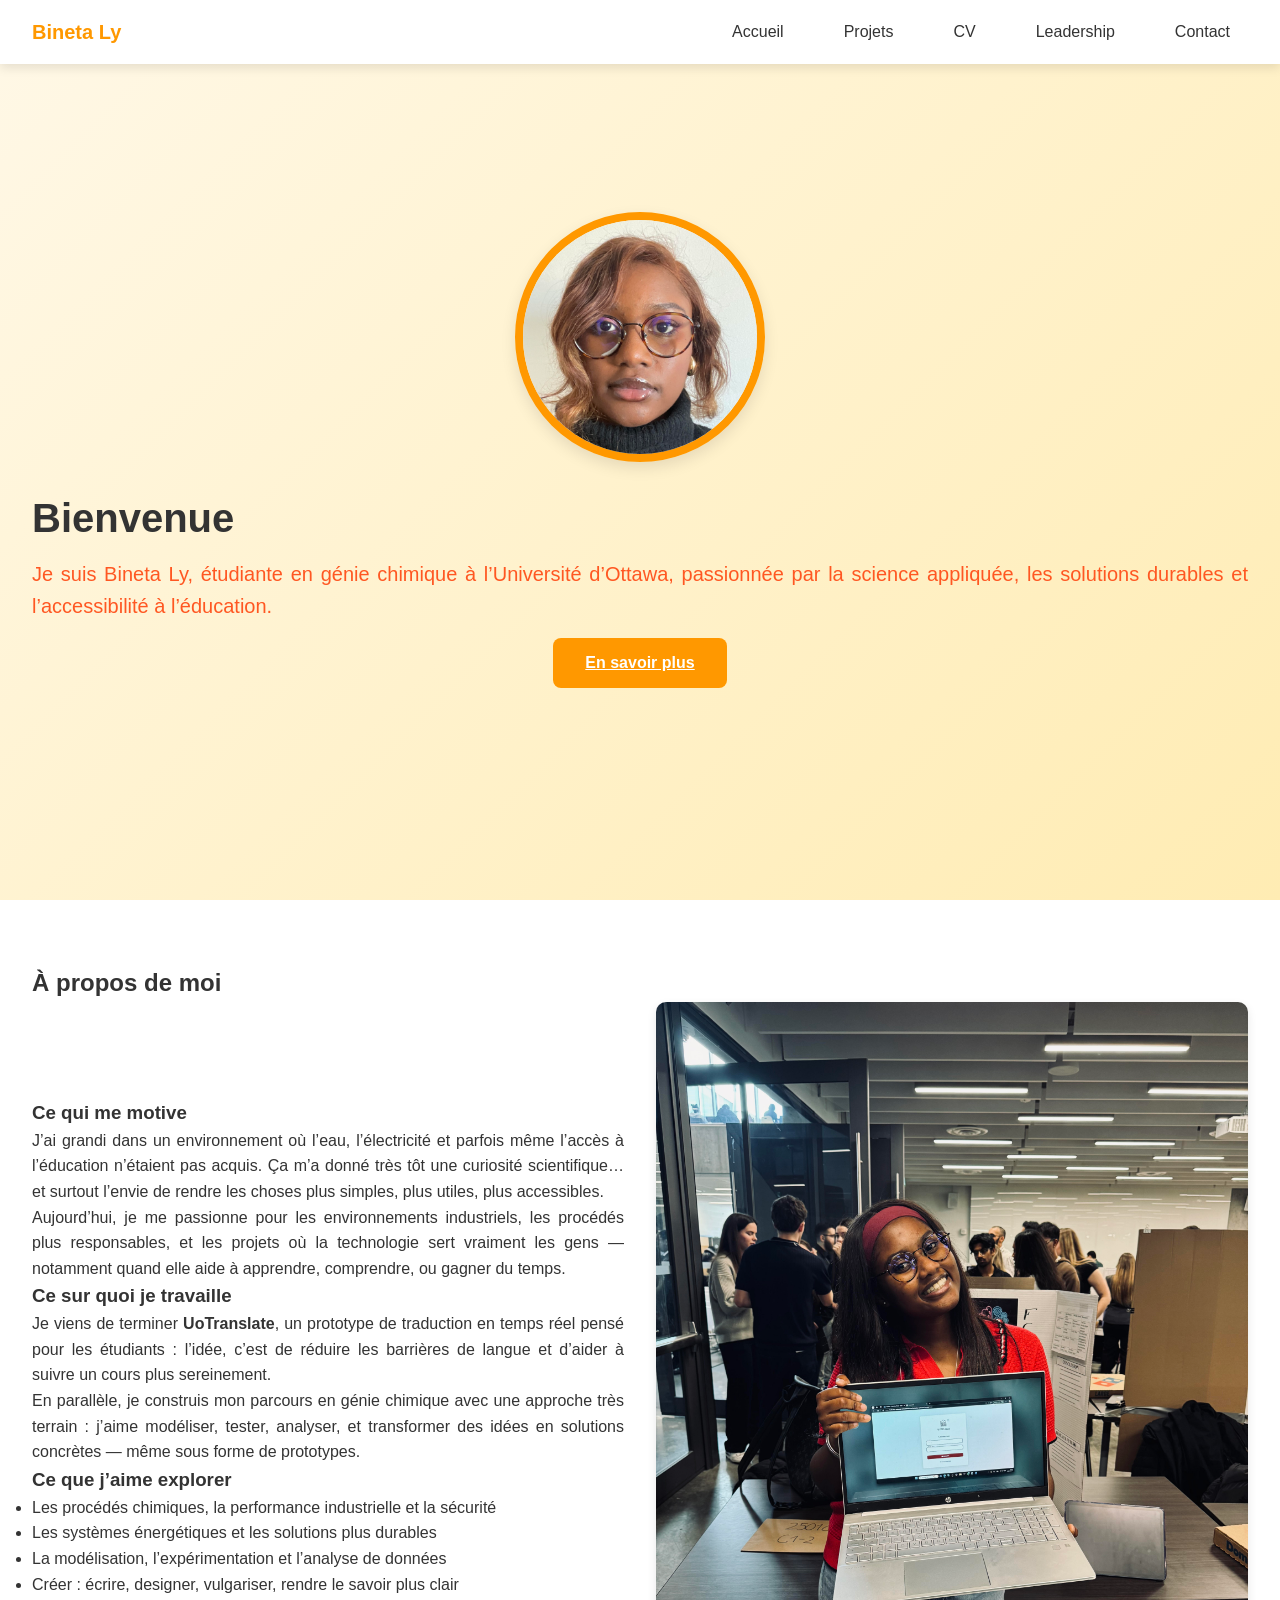
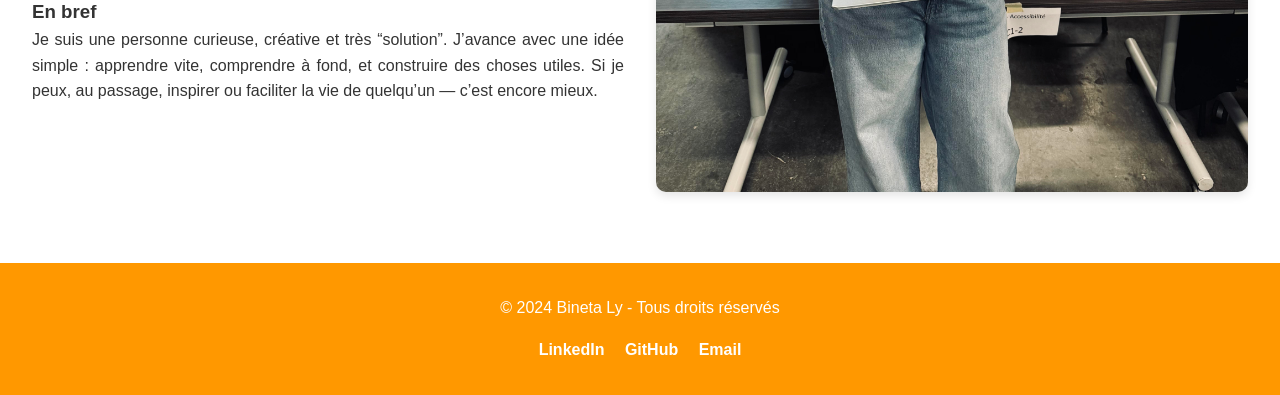
<file: index.html>
<!DOCTYPE html>
<html lang="fr">
<head>
    <meta charset="UTF-8">
    <meta name="viewport" content="width=device-width, initial-scale=1.0">
    <title>Bineta Ly - Portfolio</title>
    <link rel="stylesheet" href="style.css">
    <script defer src="script.js"></script>
</head>
<body>
    <!-- Barre de navigation -->
    <nav class="navbar">
        <div class="nav-logo">Bineta Ly</div>
        <ul class="nav-links">
            <li><a href="index.html" class="nav-link">Accueil</a></li>
            <li><a href="projets.html" class="nav-link">Projets</a></li>
            <li><a href="resume.html" class="nav-link">CV</a></li>
            <li><a href="leadership.html" class="nav-link">Leadership</a></li>
            <li><a href="contact.html" class="nav-link">Contact</a></li>
        </ul>
    </nav>

    <!-- Section principale -->
    <section class="hero">
        <div class="hero-content">
            <img src="Images/photo-profil.jpg" alt="Bineta Ly" class="profile-image">
            <h1>Bienvenue</h1>
            <p>Je suis Bineta Ly, étudiante en génie chimique à l’Université d’Ottawa, passionnée par la science appliquée, les solutions durables et l’accessibilité à l’éducation.</p>
            <a href="#about" class="hero-button">En savoir plus</a>
        </div>
    </section>

<!-- Section À propos -->
<section id="about" class="content-section">
  <h2 class="section-title">À propos de moi</h2>

  <div class="about-grid">
    <div class="about-text">
      <h3>Ce qui me motive</h3>
      <p>
        J’ai grandi dans un environnement où l’eau, l’électricité et parfois même l’accès à l’éducation n’étaient pas acquis.
        Ça m’a donné très tôt une curiosité scientifique… et surtout l’envie de rendre les choses plus simples, plus utiles, plus accessibles.
      </p>
      <p>
        Aujourd’hui, je me passionne pour les environnements industriels, les procédés plus responsables, et les projets où la technologie sert vraiment les gens —
        notamment quand elle aide à apprendre, comprendre, ou gagner du temps.
      </p>

      <h3>Ce sur quoi je travaille</h3>
      <p>
        Je viens de terminer <strong>UoTranslate</strong>, un prototype de traduction en temps réel pensé pour les étudiants :
        l’idée, c’est de réduire les barrières de langue et d’aider à suivre un cours plus sereinement.
      </p>
      <p>
        En parallèle, je construis mon parcours en génie chimique avec une approche très terrain : j’aime modéliser, tester, analyser,
        et transformer des idées en solutions concrètes — même sous forme de prototypes.
      </p>

      <h3>Ce que j’aime explorer</h3>
      <ul>
        <li>Les procédés chimiques, la performance industrielle et la sécurité</li>
        <li>Les systèmes énergétiques et les solutions plus durables</li>
        <li>La modélisation, l’expérimentation et l’analyse de données</li>
        <li>Créer : écrire, designer, vulgariser, rendre le savoir plus clair</li>
      </ul>

      <h3>En bref</h3>
      <p>
        Je suis une personne curieuse, créative et très “solution”.
        J’avance avec une idée simple : apprendre vite, comprendre à fond, et construire des choses utiles.
        Si je peux, au passage, inspirer ou faciliter la vie de quelqu’un — c’est encore mieux.
      </p>
    </div>

    <div class="about-image">
      <img src="Images/presentation.jpg" alt="Présentation de Bineta Ly" class="about-image" />
    </div>
  </div>
</section>


    <!-- Footer -->
    <footer>
        <div class="footer-content">
            <p>© 2024 Bineta Ly - Tous droits réservés</p>
            <div class="social-links">
                <a href="https://www.linkedin.com/in/bineta-ly-2a3814221/" target="_blank" class="social-link">LinkedIn</a>
                <a href="https://github.com/neneee-prog" target="_blank" class="social-link">GitHub</a>
                <a href="mailto:bly058@uottawa.ca" class="social-link">Email</a>
            </div>
        </div>
    </footer>
</body>
</html>
</file>
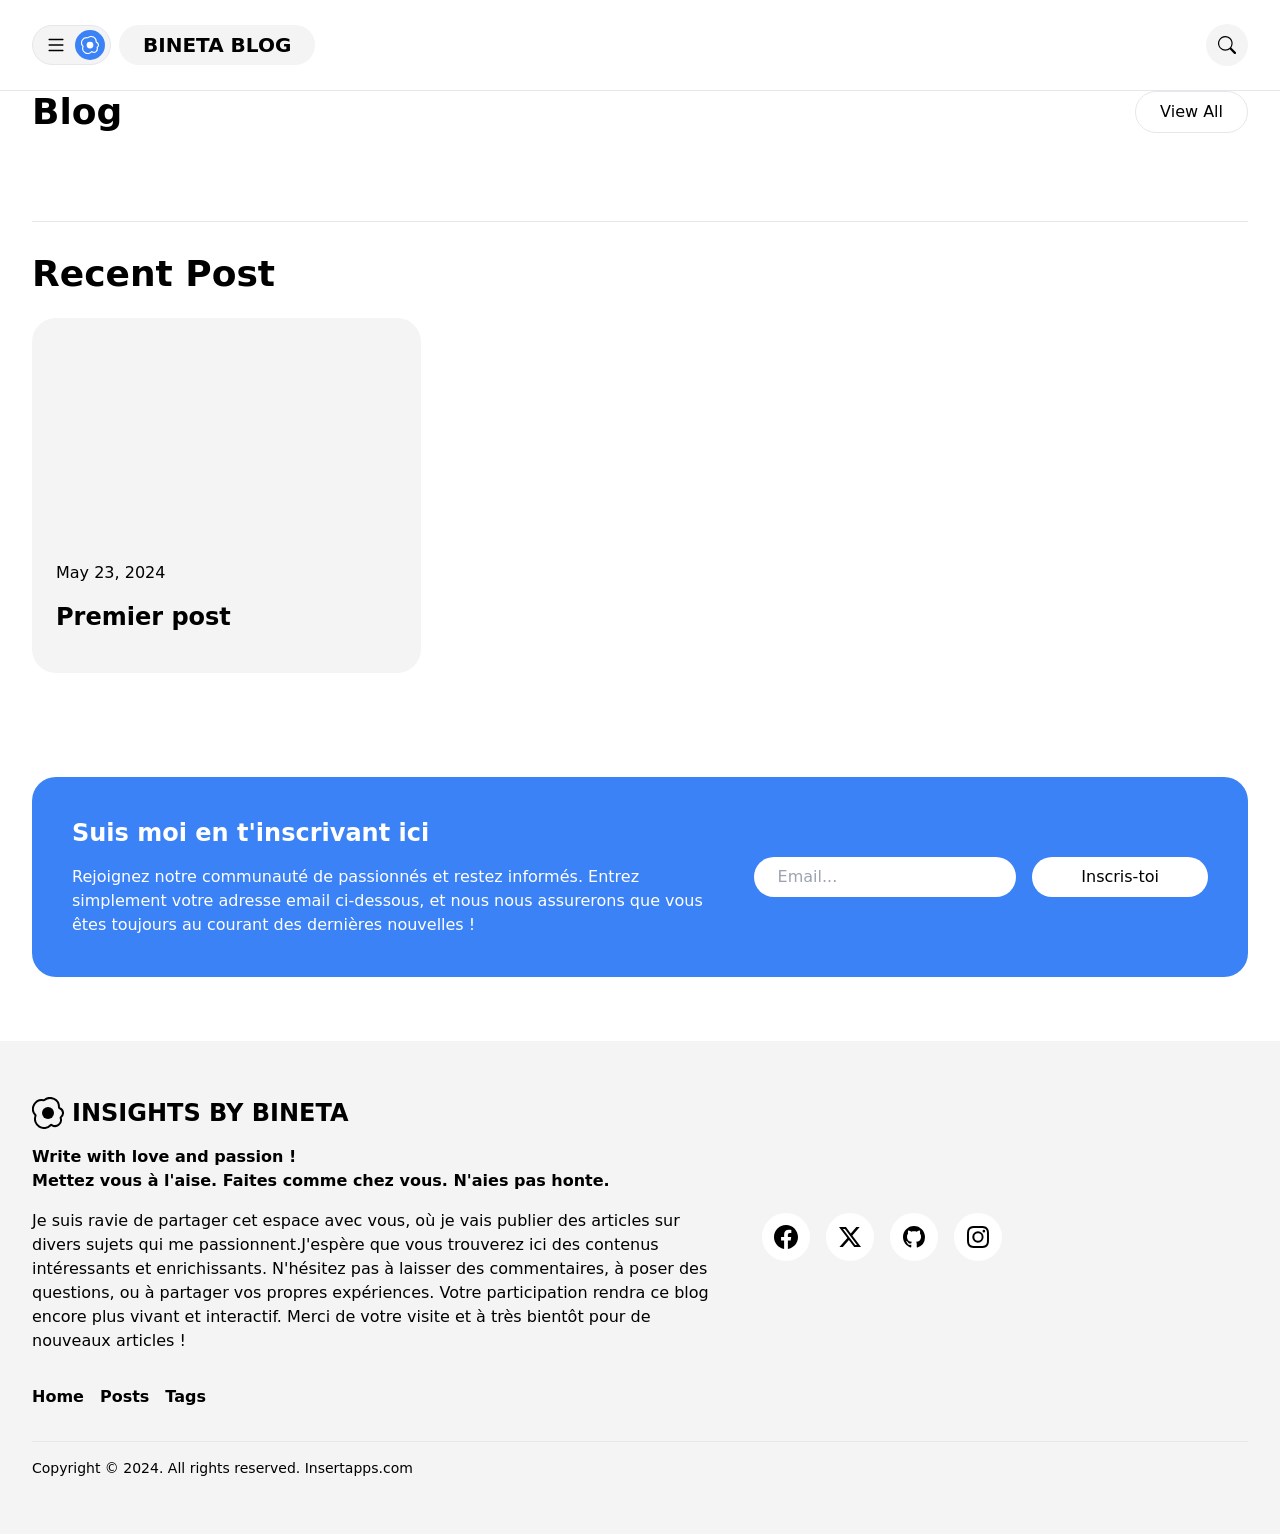
<file: tags/index.html>
<!DOCTYPE html>
<html lang="en-us" dir="ltr">
<head>
	<meta name="generator" content="Hugo 0.126.1">
  <meta charset="utf-8">
<meta name="viewport" content="width=device-width, initial-scale=1.0">

<title>Bineta Blog</title>

<meta name="description" content="">
    <link rel="stylesheet" href="/css/main.css">

<link rel="icon" type="image/svg+xml" href="http://localhost:1313/favicon.svg"> 
<link rel="icon" type="image/x-icon" href="http://localhost:1313/favicon.ico"> 
<link rel="icon" type="image/png" sizes="16x16" href="http://localhost:1313/favicon.png"> 
<link rel="icon" type="image/png" sizes="32x32" href="http://localhost:1313/favicon-32.png"> 
<link rel="icon" type="image/png" sizes="64x64" href="http://localhost:1313/favicon-64.png"> 

</head>
<body>
  <header class="py-6 border-b"><div class="max-w-7xl mx-auto px-4 md:px-6 lg:px-8 flex flex-col">
	<div class="flex items-center">
		<div class="flex items-center">
			<button class="flex items-center space-x-2 rounded-full border py-1 pr-[5px] pl-3 group bg-zinc-100 hover:bg-zinc-200 toggle-button" data-target="menu-bar">
				<svg width="22" height="22" fill="currentColor" viewBox="0 0 16 16">
					<path fill-rule="evenodd" d="M2.5 12a.5.5 0 0 1 .5-.5h10a.5.5 0 0 1 0 1H3a.5.5 0 0 1-.5-.5zm0-4a.5.5 0 0 1 .5-.5h10a.5.5 0 0 1 0 1H3a.5.5 0 0 1-.5-.5zm0-4a.5.5 0 0 1 .5-.5h10a.5.5 0 0 1 0 1H3a.5.5 0 0 1-.5-.5z"></path>
				</svg>
				<span class="bg-blue-500 fill-white rounded-full p-1.5">
					<svg xmlns="http://www.w3.org/2000/svg" width="18" height="18" fill="currentColor" class="group-hover:animate-spin bi bi-egg-fried fill-white" viewBox="0 0 16 16">
						<path d="M8 11a3 3 0 1 0 0-6 3 3 0 0 0 0 6z"></path>
						<path d="M13.997 5.17a5 5 0 0 0-8.101-4.09A5 5 0 0 0 1.28 9.342a5 5 0 0 0 8.336 5.109 3.5 3.5 0 0 0 5.201-4.065 3.001 3.001 0 0 0-.822-5.216zm-1-.034a1 1 0 0 0 .668.977 2.001 2.001 0 0 1 .547 3.478 1 1 0 0 0-.341 1.113 2.5 2.5 0 0 1-3.715 2.905 1 1 0 0 0-1.262.152 4 4 0 0 1-6.67-4.087 1 1 0 0 0-.2-1 4 4 0 0 1 3.693-6.61 1 1 0 0 0 .8-.2 4 4 0 0 1 6.48 3.273z"></path>
					</svg>
				</span>
			</button>
			<div class="relative rounded-full py-1.5 px-6 bg-zinc-100 hover:bg-zinc-200 text-xl font-bold uppercase mx-2">
				<h1><a class="before:content-[''] before:z-10 before:top-0 before:right-0 before:left-0 before:bottom-0 before:absolute before:pointer-events-auto" href="https://neneee-prog.github.io/">Bineta Blog</a></h1>
			
			</div>
		</div>
		<div class="flex items-center ml-auto">
			<button class="flex items-center rounded-full p-3 bg-zinc-100 hover:bg-zinc-200 toggle-button" data-target="search-bar">
				<svg width="18" height="18" fill="currentColor" viewBox="0 0 16 16">
					<path id="path1" class="transition-all ease-linear" d="M11.742 10.344a6.5 6.5 0 1 0-1.397 1.398h-.001c.03.04.062.078.098.115l3.85 3.85a1 1 0 0 0 1.415-1.414l-3.85-3.85a1.007 1.007 0 0 0-.115-.1zM12 6.5a5.5 5.5 0 1 1-11 0 5.5 5.5 0 0 1 11 0z"></path>
					<path id="path2" class="transition-all ease-linear hidden" d="M2.146 2.854a.5.5 0 1 1 .708-.708L8 7.293l5.146-5.147a.5.5 0 0 1 .708.708L8.707 8l5.147 5.146a.5.5 0 0 1-.708.708L8 8.707l-5.146 5.147a.5.5 0 0 1-.708-.708L7.293 8 2.146 2.854Z"></path>
				</svg>
			</button>
		</div>
	</div>
  <nav id="menu-bar" class="block mt-3 close">
    <ul class="flex items-center flex flex-nowrap whitespace-nowrap overflow-x-auto space-x-4">
    <li class="my-2">
      <a aria-current="page" class="rounded-full border px-6 py-2 bg-zinc-100 hover:bg-zinc-200 border-zinc-400" href="/">Home</a>
    </li>
    <li class="my-2">
      <a class="rounded-full border px-6 py-2 bg-zinc-100 hover:bg-zinc-200" href="/posts/">Posts</a>
    </li>
    <li class="my-2">
      <a class="rounded-full border px-6 py-2 bg-zinc-100 hover:bg-zinc-200" href="/tags/">Tags</a>
    </li>
    </ul>
  </nav>
<div id="search-bar" class="block mt-3 close">
	<form id="search" class="flex items-stretch">
		<input class="w-full block px-6 py-2 rounded-l-full focus:outline-none border border-zinc-200" type="text" placeholder="Search...">
		<button class="flex items-center px-7 py-2.5 rounded-r-full border border-zinc-200 ">
			<svg xmlns="http://www.w3.org/2000/svg" width="18" height="18" fill="currentColor" class="group-hover:animate-pulse" viewBox="0 0 16 16">
				<path d="M11.742 10.344a6.5 6.5 0 1 0-1.397 1.398h-.001c.03.04.062.078.098.115l3.85 3.85a1 1 0 0 0 1.415-1.414l-3.85-3.85a1.007 1.007 0 0 0-.115-.1zM12 6.5a5.5 5.5 0 1 1-11 0 5.5 5.5 0 0 1 11 0z"></path>
			</svg>
		</button>
	</form>
</div>
</div></header>
  <main class="max-w-7xl mx-auto px-4 md:px-6 lg:px-8">





<section class="mb-16">

    

    <div class="flex items-center mb-6">

      <h2 class="text-3xl md:text-4xl font-bold mr-auto">Blog</h2>

      <a class="border rounded-full py-2 px-4 md:px-6 hover:bg-blue-100" href="https://neneee-prog.github.io/categories/Blog">View All</a>
    </div>

    <div class="grid grid-cols-1 md:grid-cols-3 gap-x-6 gap-y-10">

    

    </div>

  </section>

 
<hr class="my-8">


  <section class="mb-16">

    <div class="flex items-center mb-6">

      <h2 class="text-3xl md:text-4xl font-bold mr-auto">Recent Post</h2>

    </div>

    <div class="grid grid-cols-1 md:grid-cols-3 gap-x-6 gap-y-10">

    

    <article class="relative group bg-zinc-100 hover:bg-blue-100 rounded-3xl">
	
	<a class="insert-link" href="https://neneee-prog.github.io/posts/premier_post/"></a>

	<figure class="w-full aspect-video overflow-hidden rounded-3xl">

	</figure>

	<div class="p-6">

		<time datetime="2024-05-23T15:17:38-04:00">May 23, 2024</time>

		<h3 class="my-4 text-2xl font-bold">Premier post</h3>

		<p class="text-normal leading-normal text-zinc-500 line-clamp-2"></p>

	</div>
</article>

    </div>

    

    <div class="flex items-center mt-10"></div>

  </section>

<div class="max-w-7xl mx-auto my-16 rounded-3xl bg-blue-500">
	
	<div class="flex flex-wrap p-6 lg:p-10 space-y-6 lg:space-y-0">

		<div class="w-full md:w-3/5 lg:pr-10 text-white">

			<h3 class="text-2xl font-semibold mb-4">Suis moi en t'inscrivant ici </h3>

			<p>Rejoignez notre communauté de passionnés et restez informés. Entrez simplement votre adresse email ci-dessous, et nous nous assurerons que vous êtes toujours au courant des dernières nouvelles !

</p>

		</div>



		<div class="self-center flex flex-col w-full md:w-2/5">

			<form class="block lg:flex space-y-6 lg:space-y-0 lg:space-x-4">

				<input class="w-full lg:w-3/5 px-6 py-2 rounded-full" type="text" placeholder="Email...">

				<button class="w-full lg:w-2/5 px-6 py-2 rounded-full bg-white">Inscris-toi</button>

			</form>
		</div>
		
	</div>

</div></main>
  <footer class="bg-zinc-100 py-10 md:py-14"><div class="max-w-7xl mx-auto px-4 md:px-6 lg:px-8">

  <div class="flex flex-wrap space-y-6 mb-4">

    <div class="w-full md:w-3/5 flex flex-col space-y-4 md:pr-8 lg:pr-10">

      <a class="flex items-center group" href="http://localhost:1313/">
        <svg xmlns="http://www.w3.org/2000/svg" width="32" height="32" fill="currentColor" class="mr-2 group-hover:animate-spin" viewBox="0 0 16 16">
          <path d="M8 11a3 3 0 1 0 0-6 3 3 0 0 0 0 6z"/>
          <path d="M13.997 5.17a5 5 0 0 0-8.101-4.09A5 5 0 0 0 1.28 9.342a5 5 0 0 0 8.336 5.109 3.5 3.5 0 0 0 5.201-4.065 3.001 3.001 0 0 0-.822-5.216zm-1-.034a1 1 0 0 0 .668.977 2.001 2.001 0 0 1 .547 3.478 1 1 0 0 0-.341 1.113 2.5 2.5 0 0 1-3.715 2.905 1 1 0 0 0-1.262.152 4 4 0 0 1-6.67-4.087 1 1 0 0 0-.2-1 4 4 0 0 1 3.693-6.61 1 1 0 0 0 .8-.2 4 4 0 0 1 6.48 3.273z"/>
        </svg>
        
        <span class="text-2xl font-semibold uppercase">Insights by Bineta</span>
      </a>

      <p class="font-semibold">
        Write with love and passion ! <br>Mettez vous à l'aise. Faites comme chez vous. N'aies pas honte.
      </p>

      <p>Je suis ravie de partager cet espace avec vous, où je vais publier des articles sur divers sujets qui me passionnent.J'espère que vous trouverez ici des contenus intéressants et enrichissants.

		N'hésitez pas à laisser des commentaires, à poser des questions, ou à partager vos propres expériences. Votre participation rendra ce blog encore plus vivant et interactif.
		
		Merci de votre visite et à très bientôt pour de nouveaux articles !</p>

    </div>

    <div class="self-center flex flex-col w-full md:w-2/5">

<ul id="social-media" class="flex items-center space-x-4">
	<li>
		<a class="w-12 h-12 rounded-full bg-white hover:bg-zinc-200 flex items-center justify-center p-2" href="https://www.linkedin.com/in/bineta-ly-2a3814221/#" target="_blank" rel="noopener noreferrer">
			<svg xmlns="http://www.w3.org/2000/svg" width="24" height="24" fill="currentColor" viewBox="0 0 16 16">
				<path d="M16 8.049c0-4.446-3.582-8.05-8-8.05C3.58 0-.002 3.603-.002 8.05c0 4.017 2.926 7.347 6.75 7.951v-5.625h-2.03V8.05H6.75V6.275c0-2.017 1.195-3.131 3.022-3.131.876 0 1.791.157 1.791.157v1.98h-1.009c-.993 0-1.303.621-1.303 1.258v1.51h2.218l-.354 2.326H9.25V16c3.824-.604 6.75-3.934 6.75-7.951z"/>
			</svg>
		</a>
	</li>
	<li>
		<a class="w-12 h-12 rounded-full bg-white hover:bg-zinc-200 flex items-center justify-center p-2" href="https://www.twitter.com/#" target="_blank" rel="noopener noreferrer">
			<svg xmlns="http://www.w3.org/2000/svg" width="22" height="22" fill="currentColor" viewBox="0 0 16 16">
				  <path d="M12.6.75h2.454l-5.36 6.142L16 15.25h-4.937l-3.867-5.07-4.425 5.07H.316l5.733-6.57L0 .75h5.063l3.495 4.633L12.601.75Zm-.86 13.028h1.36L4.323 2.145H2.865l8.875 11.633Z"/>
			</svg>
		</a>
	</li>
	<li>
		<a class="w-12 h-12 rounded-full bg-white hover:bg-zinc-200 flex items-center justify-center p-2" href="https://github.com/neneee-prog/#" target="_blank" rel="noopener noreferrer">
			<svg xmlns="http://www.w3.org/2000/svg" width="22" height="22" fill="currentColor" viewBox="0 0 16 16">
				  <path d="M8 0C3.58 0 0 3.58 0 8c0 3.54 2.29 6.53 5.47 7.59.4.07.55-.17.55-.38 0-.19-.01-.82-.01-1.49-2.01.37-2.53-.49-2.69-.94-.09-.23-.48-.94-.82-1.13-.28-.15-.68-.52-.01-.53.63-.01 1.08.58 1.23.82.72 1.21 1.87.87 2.33.66.07-.52.28-.87.51-1.07-1.78-.2-3.64-.89-3.64-3.95 0-.87.31-1.59.82-2.15-.08-.2-.36-1.02.08-2.12 0 0 .67-.21 2.2.82.64-.18 1.32-.27 2-.27.68 0 1.36.09 2 .27 1.53-1.04 2.2-.82 2.2-.82.44 1.1.16 1.92.08 2.12.51.56.82 1.27.82 2.15 0 3.07-1.87 3.75-3.65 3.95.29.25.54.73.54 1.48 0 1.07-.01 1.93-.01 2.2 0 .21.15.46.55.38A8.012 8.012 0 0 0 16 8c0-4.42-3.58-8-8-8z"/>
			</svg>
		</a>
	</li>
	<li>
		<a class="w-12 h-12 rounded-full bg-white hover:bg-zinc-200 flex items-center justify-center p-2" href="https://www.instagram.com/welugool/?next=%2F/#" target="_blank" rel="noopener noreferrer">
			<svg xmlns="http://www.w3.org/2000/svg" width="22" height="22" fill="currentColor" viewBox="0 0 16 16">
				  <path d="M8 0C5.829 0 5.556.01 4.703.048 3.85.088 3.269.222 2.76.42a3.917 3.917 0 0 0-1.417.923A3.927 3.927 0 0 0 .42 2.76C.222 3.268.087 3.85.048 4.7.01 5.555 0 5.827 0 8.001c0 2.172.01 2.444.048 3.297.04.852.174 1.433.372 1.942.205.526.478.972.923 1.417.444.445.89.719 1.416.923.51.198 1.09.333 1.942.372C5.555 15.99 5.827 16 8 16s2.444-.01 3.298-.048c.851-.04 1.434-.174 1.943-.372a3.916 3.916 0 0 0 1.416-.923c.445-.445.718-.891.923-1.417.197-.509.332-1.09.372-1.942C15.99 10.445 16 10.173 16 8s-.01-2.445-.048-3.299c-.04-.851-.175-1.433-.372-1.941a3.926 3.926 0 0 0-.923-1.417A3.911 3.911 0 0 0 13.24.42c-.51-.198-1.092-.333-1.943-.372C10.443.01 10.172 0 7.998 0h.003zm-.717 1.442h.718c2.136 0 2.389.007 3.232.046.78.035 1.204.166 1.486.275.373.145.64.319.92.599.28.28.453.546.598.92.11.281.24.705.275 1.485.039.843.047 1.096.047 3.231s-.008 2.389-.047 3.232c-.035.78-.166 1.203-.275 1.485a2.47 2.47 0 0 1-.599.919c-.28.28-.546.453-.92.598-.28.11-.704.24-1.485.276-.843.038-1.096.047-3.232.047s-2.39-.009-3.233-.047c-.78-.036-1.203-.166-1.485-.276a2.478 2.478 0 0 1-.92-.598 2.48 2.48 0 0 1-.6-.92c-.109-.281-.24-.705-.275-1.485-.038-.843-.046-1.096-.046-3.233 0-2.136.008-2.388.046-3.231.036-.78.166-1.204.276-1.486.145-.373.319-.64.599-.92.28-.28.546-.453.92-.598.282-.11.705-.24 1.485-.276.738-.034 1.024-.044 2.515-.045v.002zm4.988 1.328a.96.96 0 1 0 0 1.92.96.96 0 0 0 0-1.92zm-4.27 1.122a4.109 4.109 0 1 0 0 8.217 4.109 4.109 0 0 0 0-8.217zm0 1.441a2.667 2.667 0 1 1 0 5.334 2.667 2.667 0 0 1 0-5.334z"></path>
			</svg>
		</a>
	</li>
</ul>

    </div>
    
  </div>

  <div class="my-8">
    <ul class="flex items-center space-x-4">
      
        <li><a class="decoration-auto hover:underline font-semibold" href="/">Home</a></li>
      
        <li><a class="decoration-auto hover:underline font-semibold" href="/posts/">Posts</a></li>
      
        <li><a class="decoration-auto hover:underline font-semibold" href="/tags/">Tags</a></li>
      
    </ul>
  </div>

  <div class="border-t pt-4">

    <p class="text-sm">Copyright © 2024. All rights reserved. <a href="https://insertapps.com/en/" target="_blank" rel="noopener">Insertapps.com</a></p>

  </div>
  
</div>
</footer>
      <script src="/js/insertoggle.js"></script>
</body>
</html>
</file>
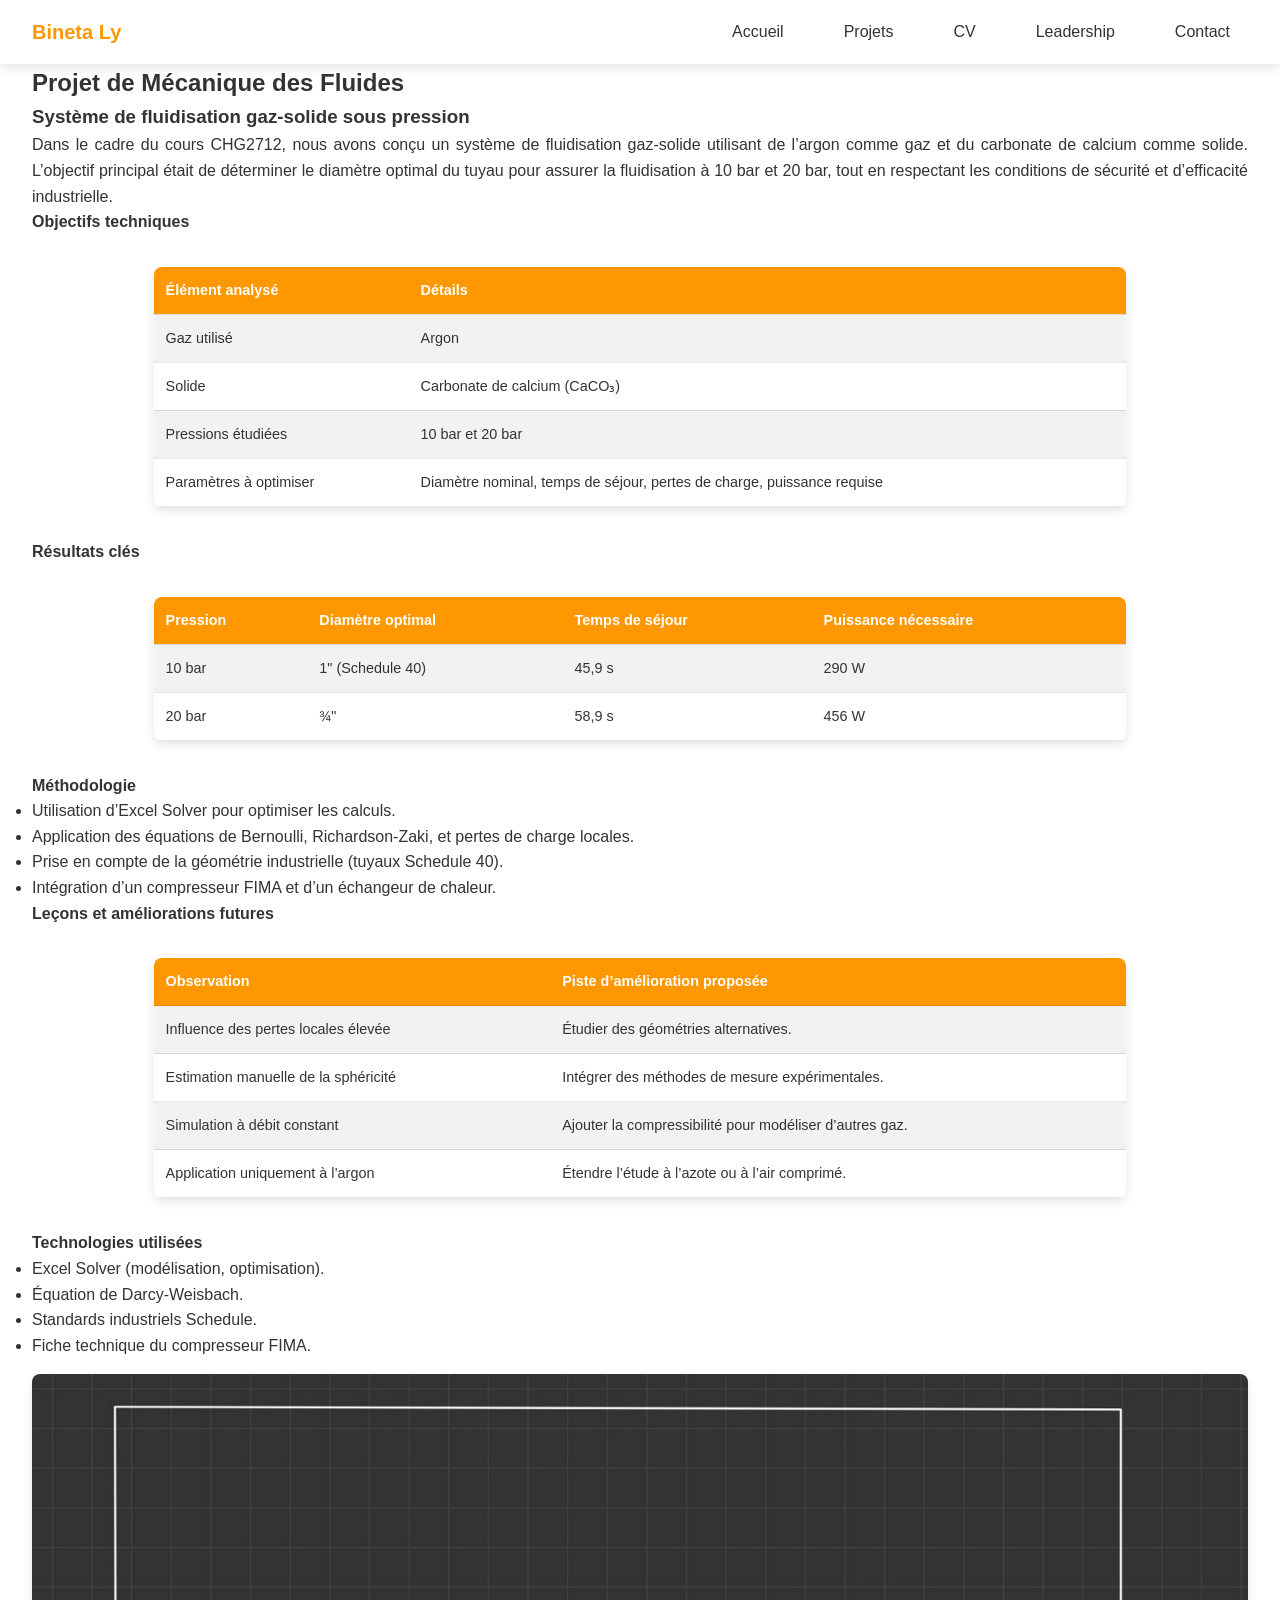
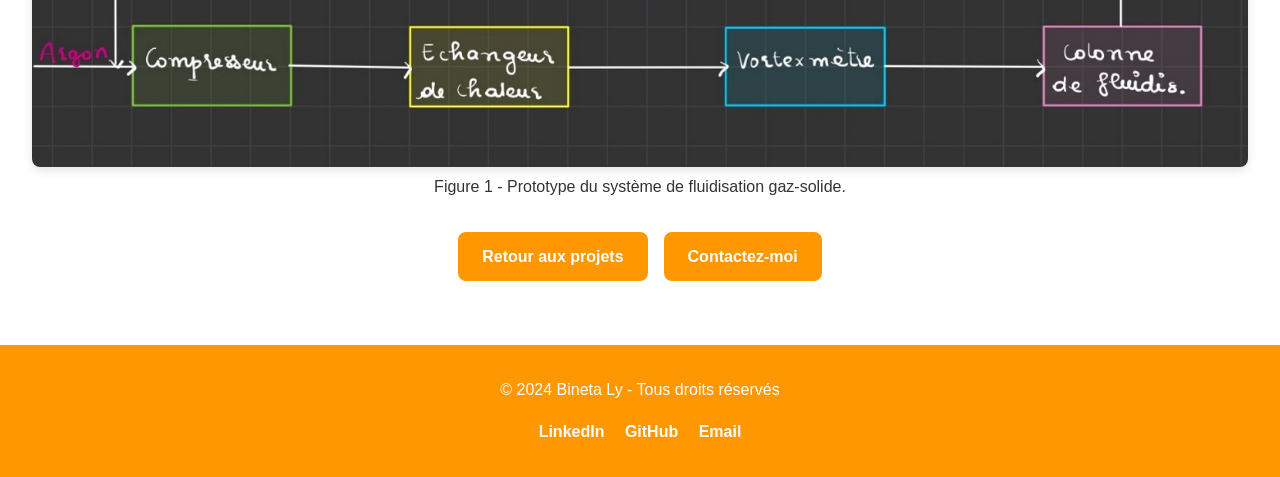
<file: fluides.html>
<!DOCTYPE html>
<html lang="fr">
<head>
    <meta charset="UTF-8">
    <meta name="viewport" content="width=device-width, initial-scale=1.0">
    <title>Mécanique des Fluides - Bineta Ly</title>
    <link rel="stylesheet" href="style.css">
    <script defer src="script.js"></script>
</head>
<body>
    <!-- Barre de navigation -->
    <nav class="navbar">
        <div class="nav-logo">Bineta Ly</div>
        <ul class="nav-links">
            <li><a href="index.html" class="nav-link">Accueil</a></li>
            <li><a href="projets.html" class="nav-link">Projets</a></li>
            <li><a href="resume.html" class="nav-link">CV</a></li>
            <li><a href="leadership.html" class="nav-link">Leadership</a></li>
            <li><a href="contact.html" class="nav-link">Contact</a></li>
        </ul>
    </nav>

    <!-- Section Mécanique des Fluides -->
    <section id="fluides" class="content-section">
        <h2>Projet de Mécanique des Fluides</h2>
        <h3>Système de fluidisation gaz-solide sous pression</h3>
        <p>
            Dans le cadre du cours CHG2712, nous avons conçu un système de fluidisation gaz-solide utilisant de l’argon comme gaz et du carbonate de calcium comme solide. L’objectif principal était de déterminer le diamètre optimal du tuyau pour assurer la fluidisation à 10 bar et 20 bar, tout en respectant les conditions de sécurité et d’efficacité industrielle.
        </p>

        <!-- Objectifs techniques -->
        <h4>Objectifs techniques</h4>
        <table class="styled-table centered-table">
            <tr><th>Élément analysé</th><th>Détails</th></tr>
            <tr><td>Gaz utilisé</td><td>Argon</td></tr>
            <tr><td>Solide</td><td>Carbonate de calcium (CaCO₃)</td></tr>
            <tr><td>Pressions étudiées</td><td>10 bar et 20 bar</td></tr>
            <tr><td>Paramètres à optimiser</td><td>Diamètre nominal, temps de séjour, pertes de charge, puissance requise</td></tr>
        </table>

        <!-- Résultats clés -->
        <h4>Résultats clés</h4>
        <table class="styled-table centered-table">
            <tr><th>Pression</th><th>Diamètre optimal</th><th>Temps de séjour</th><th>Puissance nécessaire</th></tr>
            <tr><td>10 bar</td><td>1" (Schedule 40)</td><td>45,9 s</td><td>290 W</td></tr>
            <tr><td>20 bar</td><td>¾"</td><td>58,9 s</td><td>456 W</td></tr>
        </table>

        <!-- Méthodologie -->
        <h4>Méthodologie</h4>
        <ul>
            <li>Utilisation d’Excel Solver pour optimiser les calculs.</li>
            <li>Application des équations de Bernoulli, Richardson-Zaki, et pertes de charge locales.</li>
            <li>Prise en compte de la géométrie industrielle (tuyaux Schedule 40).</li>
            <li>Intégration d’un compresseur FIMA et d’un échangeur de chaleur.</li>
        </ul>

        <!-- Leçons et améliorations futures -->
        <h4>Leçons et améliorations futures</h4>
        <table class="styled-table centered-table">
            <tr><th>Observation</th><th>Piste d’amélioration proposée</th></tr>
            <tr><td>Influence des pertes locales élevée</td><td>Étudier des géométries alternatives.</td></tr>
            <tr><td>Estimation manuelle de la sphéricité</td><td>Intégrer des méthodes de mesure expérimentales.</td></tr>
            <tr><td>Simulation à débit constant</td><td>Ajouter la compressibilité pour modéliser d’autres gaz.</td></tr>
            <tr><td>Application uniquement à l’argon</td><td>Étendre l’étude à l’azote ou à l’air comprimé.</td></tr>
        </table>

        <!-- Technologies utilisées -->
        <h4>Technologies utilisées</h4>
        <ul>
            <li>Excel Solver (modélisation, optimisation).</li>
            <li>Équation de Darcy-Weisbach.</li>
            <li>Standards industriels Schedule.</li>
            <li>Fiche technique du compresseur FIMA.</li>
        </ul>

        <!-- Images -->
        <div class="image-container">
            <img src="Images/Image1.jpg" alt="Projet de Mécanique des Fluides" class="styled-image">
            <p class="Image-caption">Figure 1 - Prototype du système de fluidisation gaz-solide.</p>
        </div>

        <!-- Boutons d'action -->
        <div class="action-buttons">
            <a href="projets.html" class="project-button">Retour aux projets</a>
            <a href="contact.html" class="project-button">Contactez-moi</a>
        </div>
    </section>

    <!-- Footer -->
    <footer>
        <div class="footer-content">
            <p>© 2024 Bineta Ly - Tous droits réservés</p>
            <div class="social-links">
                <a href="https://www.linkedin.com/in/bineta-ly-2a3814221/" target="_blank" class="social-link">LinkedIn</a>
                <a href="https://github.com/neneee-prog" target="_blank" class="social-link">GitHub</a>
                <a href="mailto:bly058@uottawa.ca" class="social-link">Email</a>
            </div>
        </div>
    </footer>
</body>
</html>
</file>
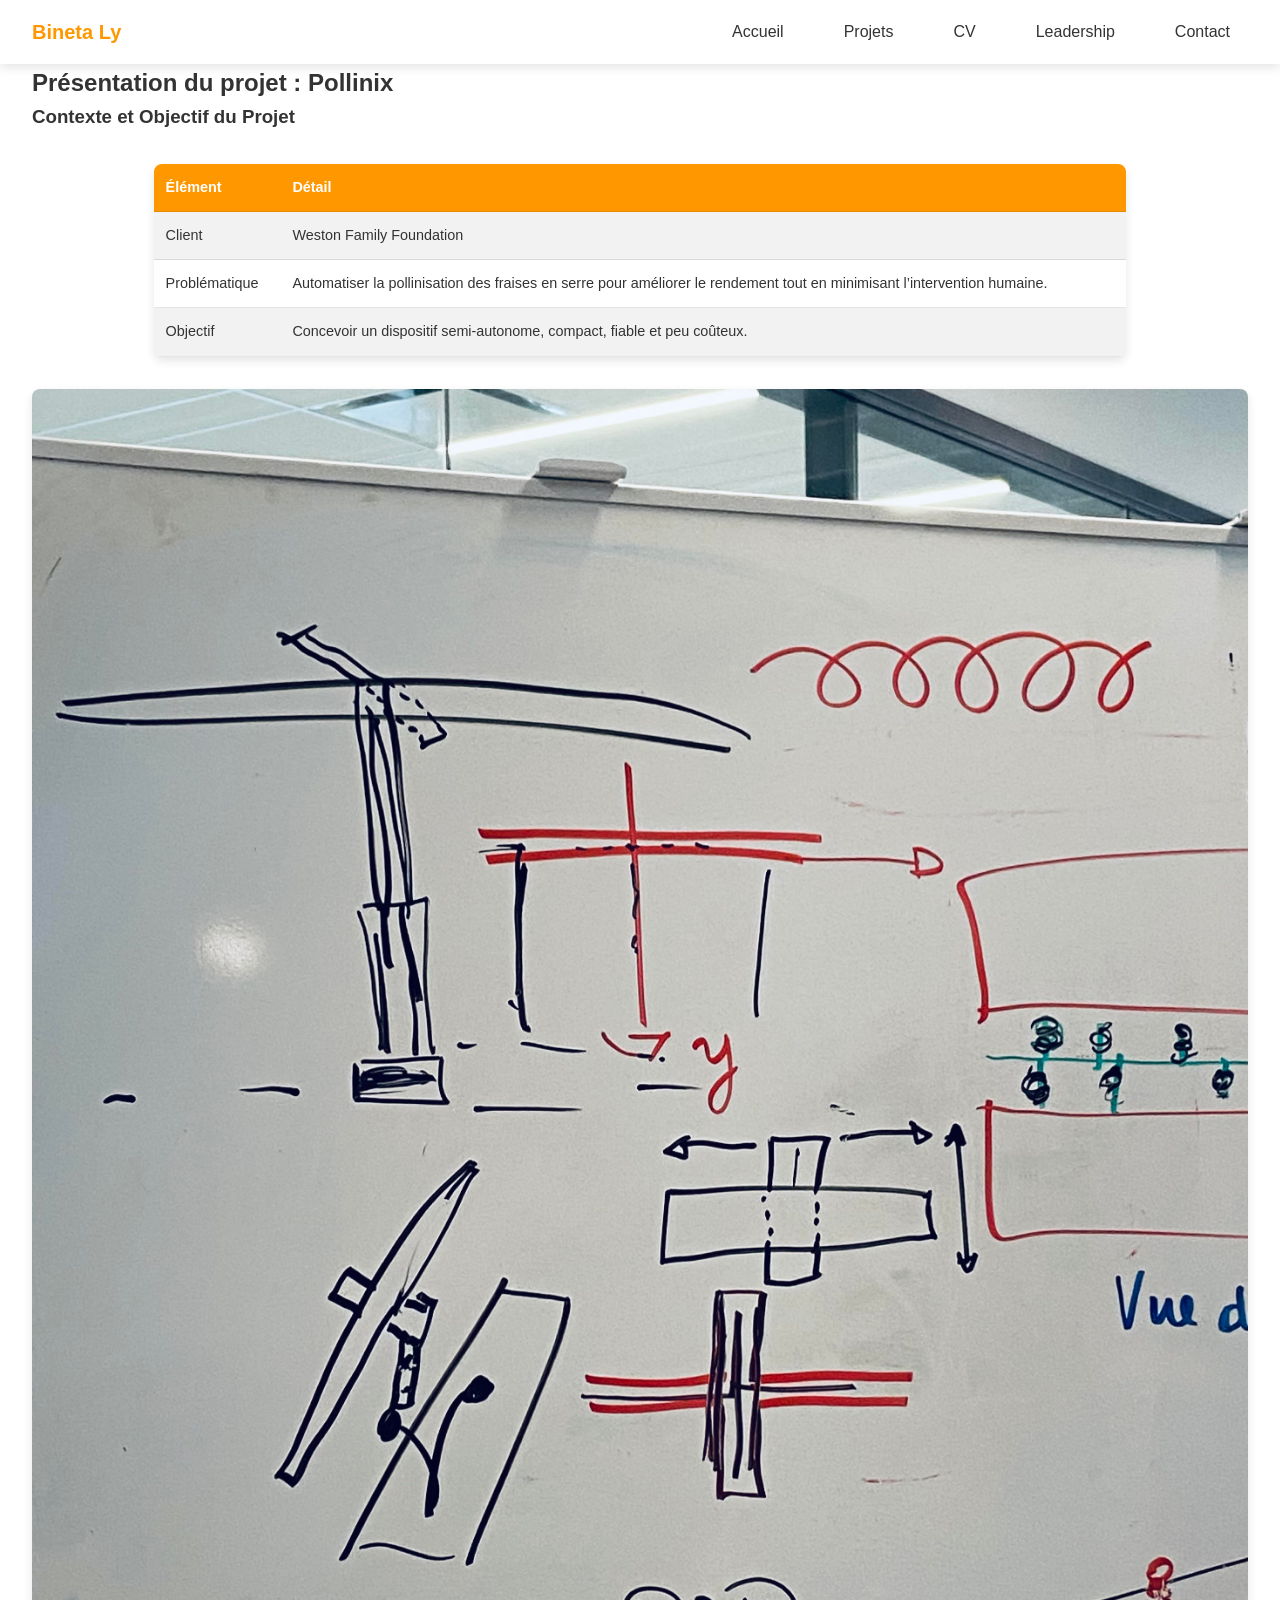
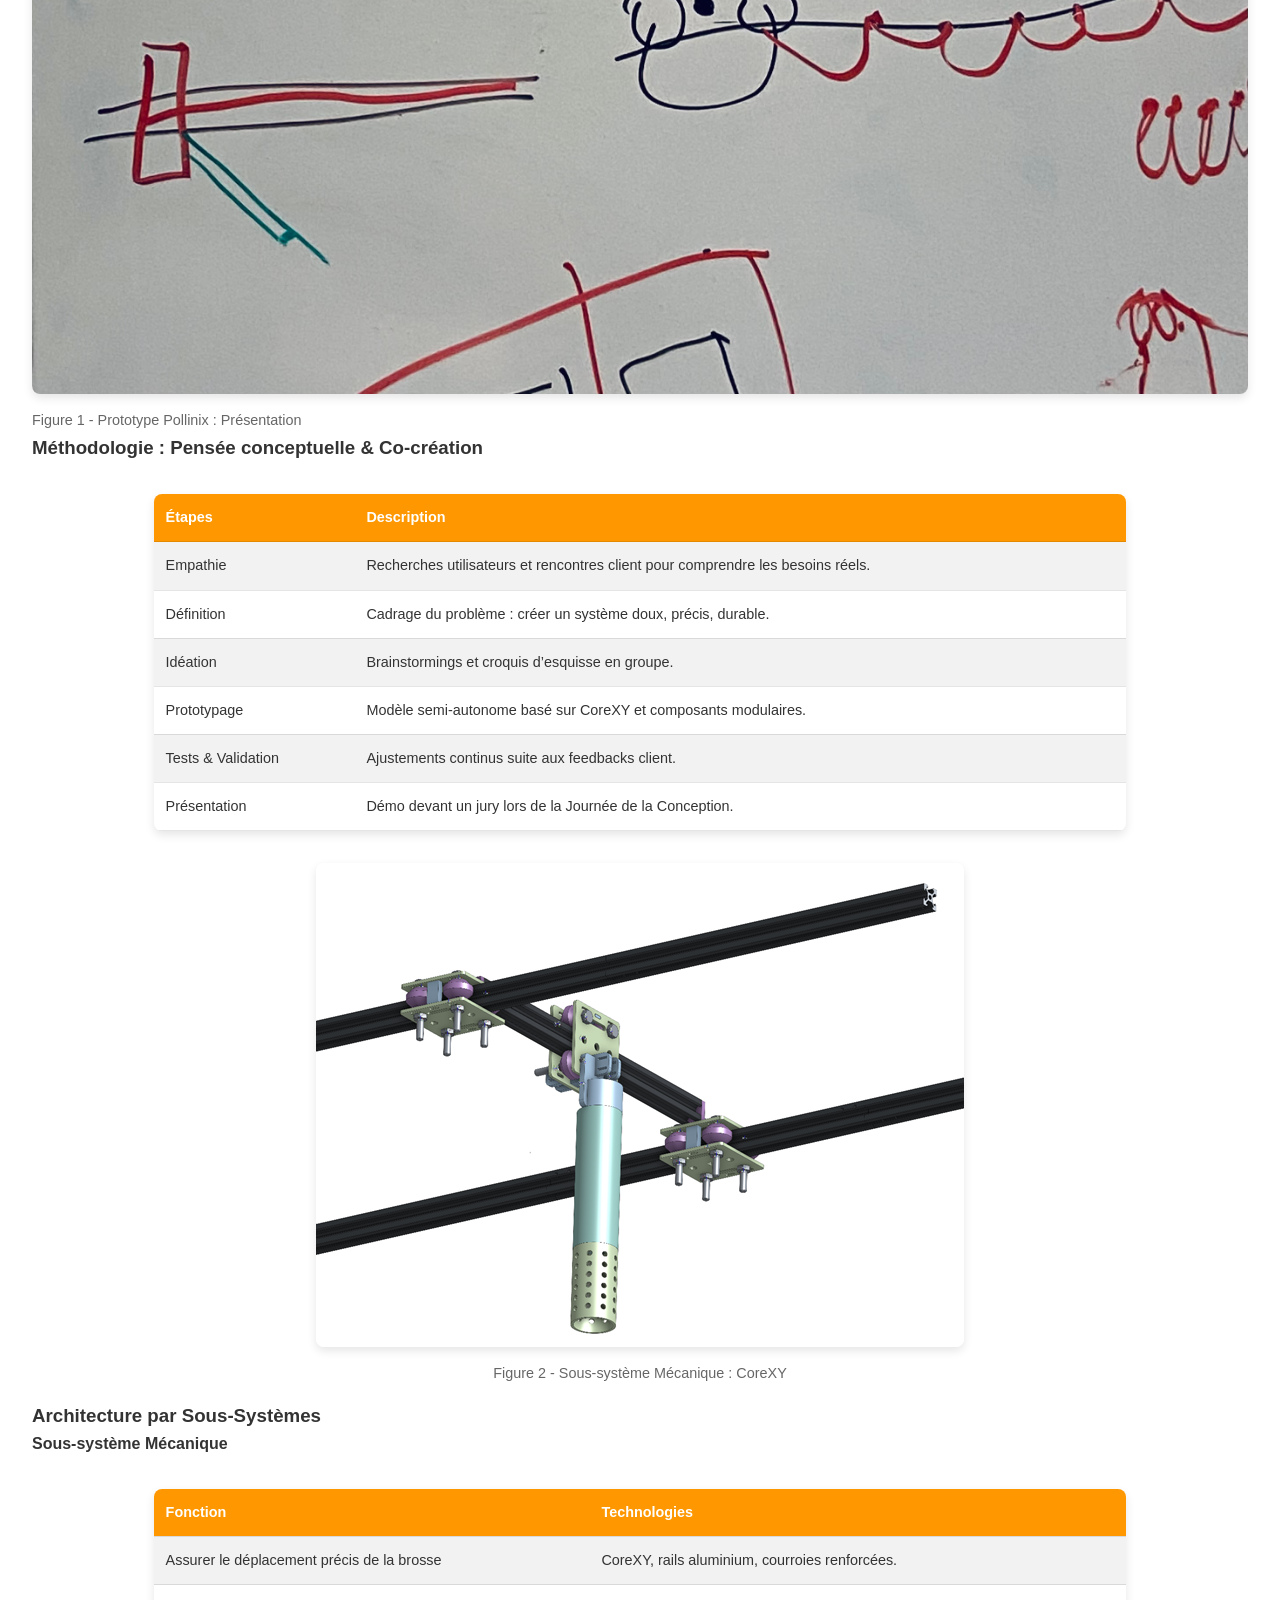
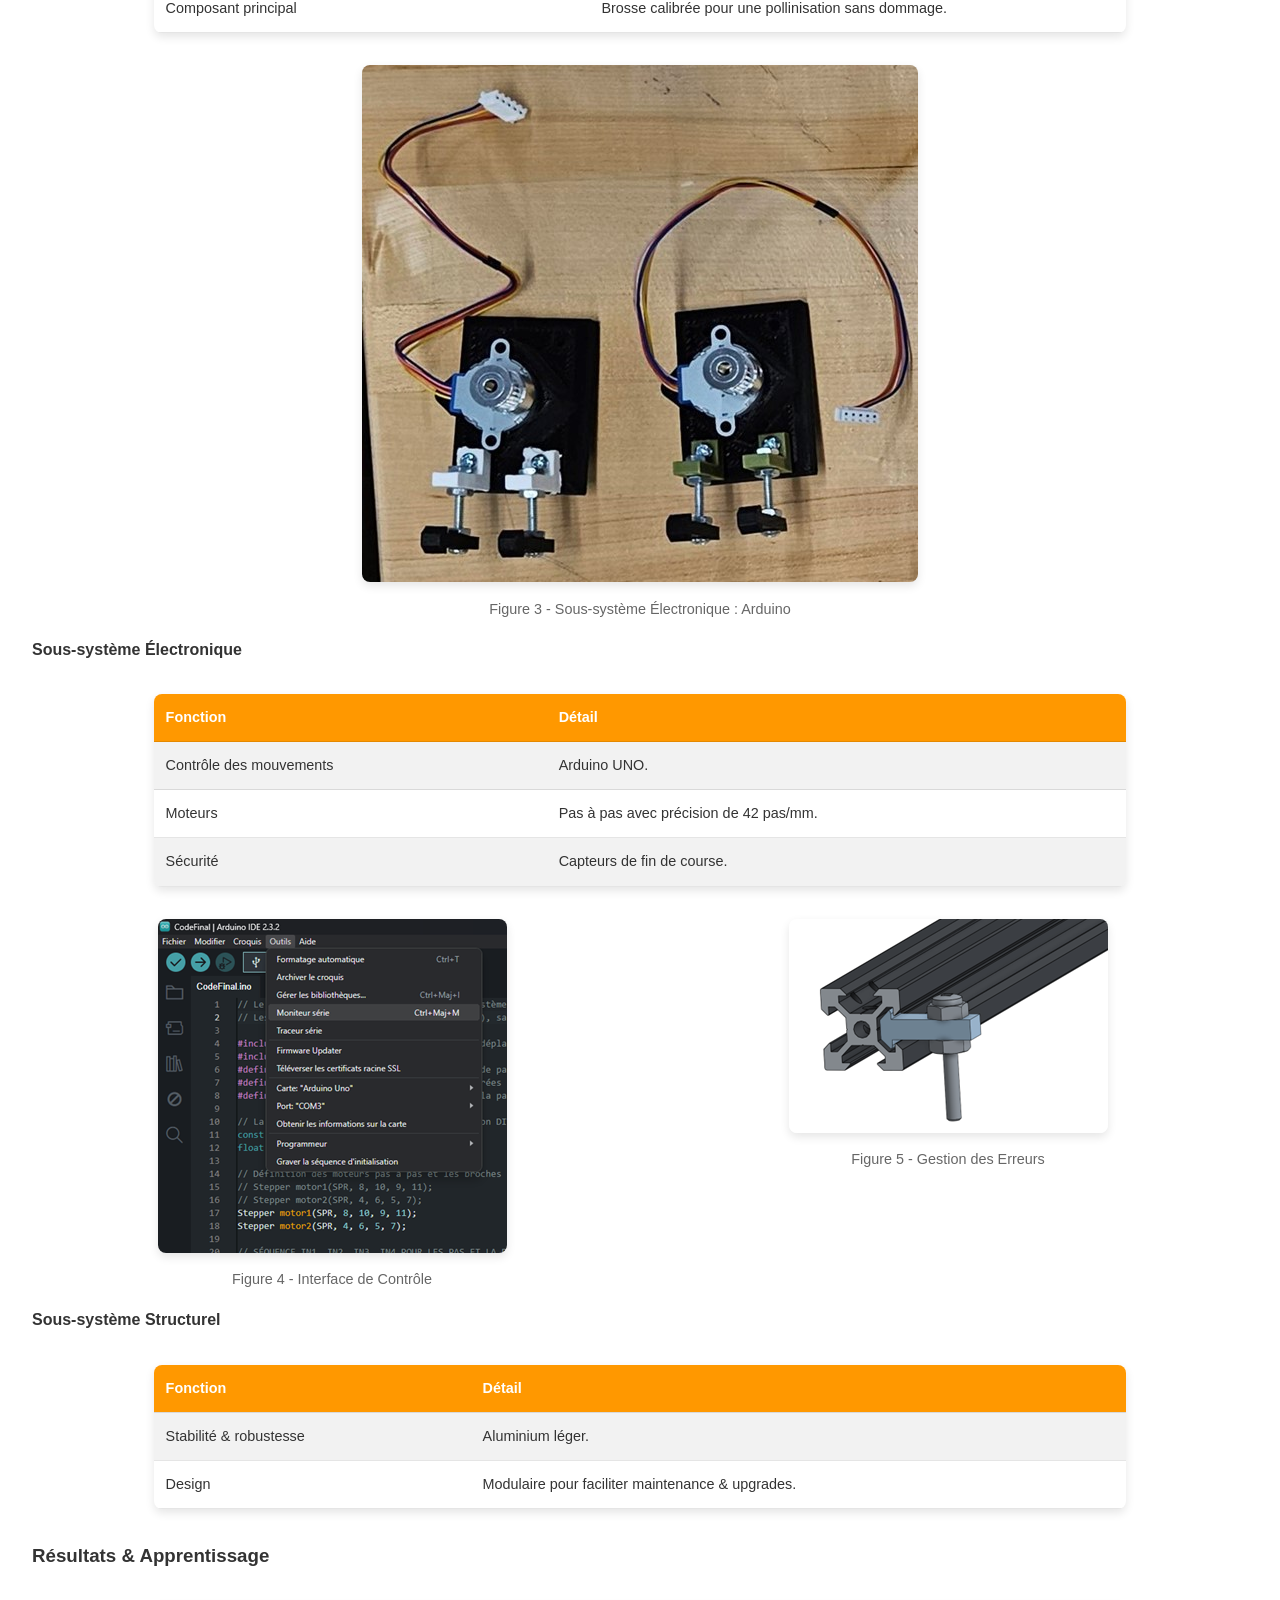
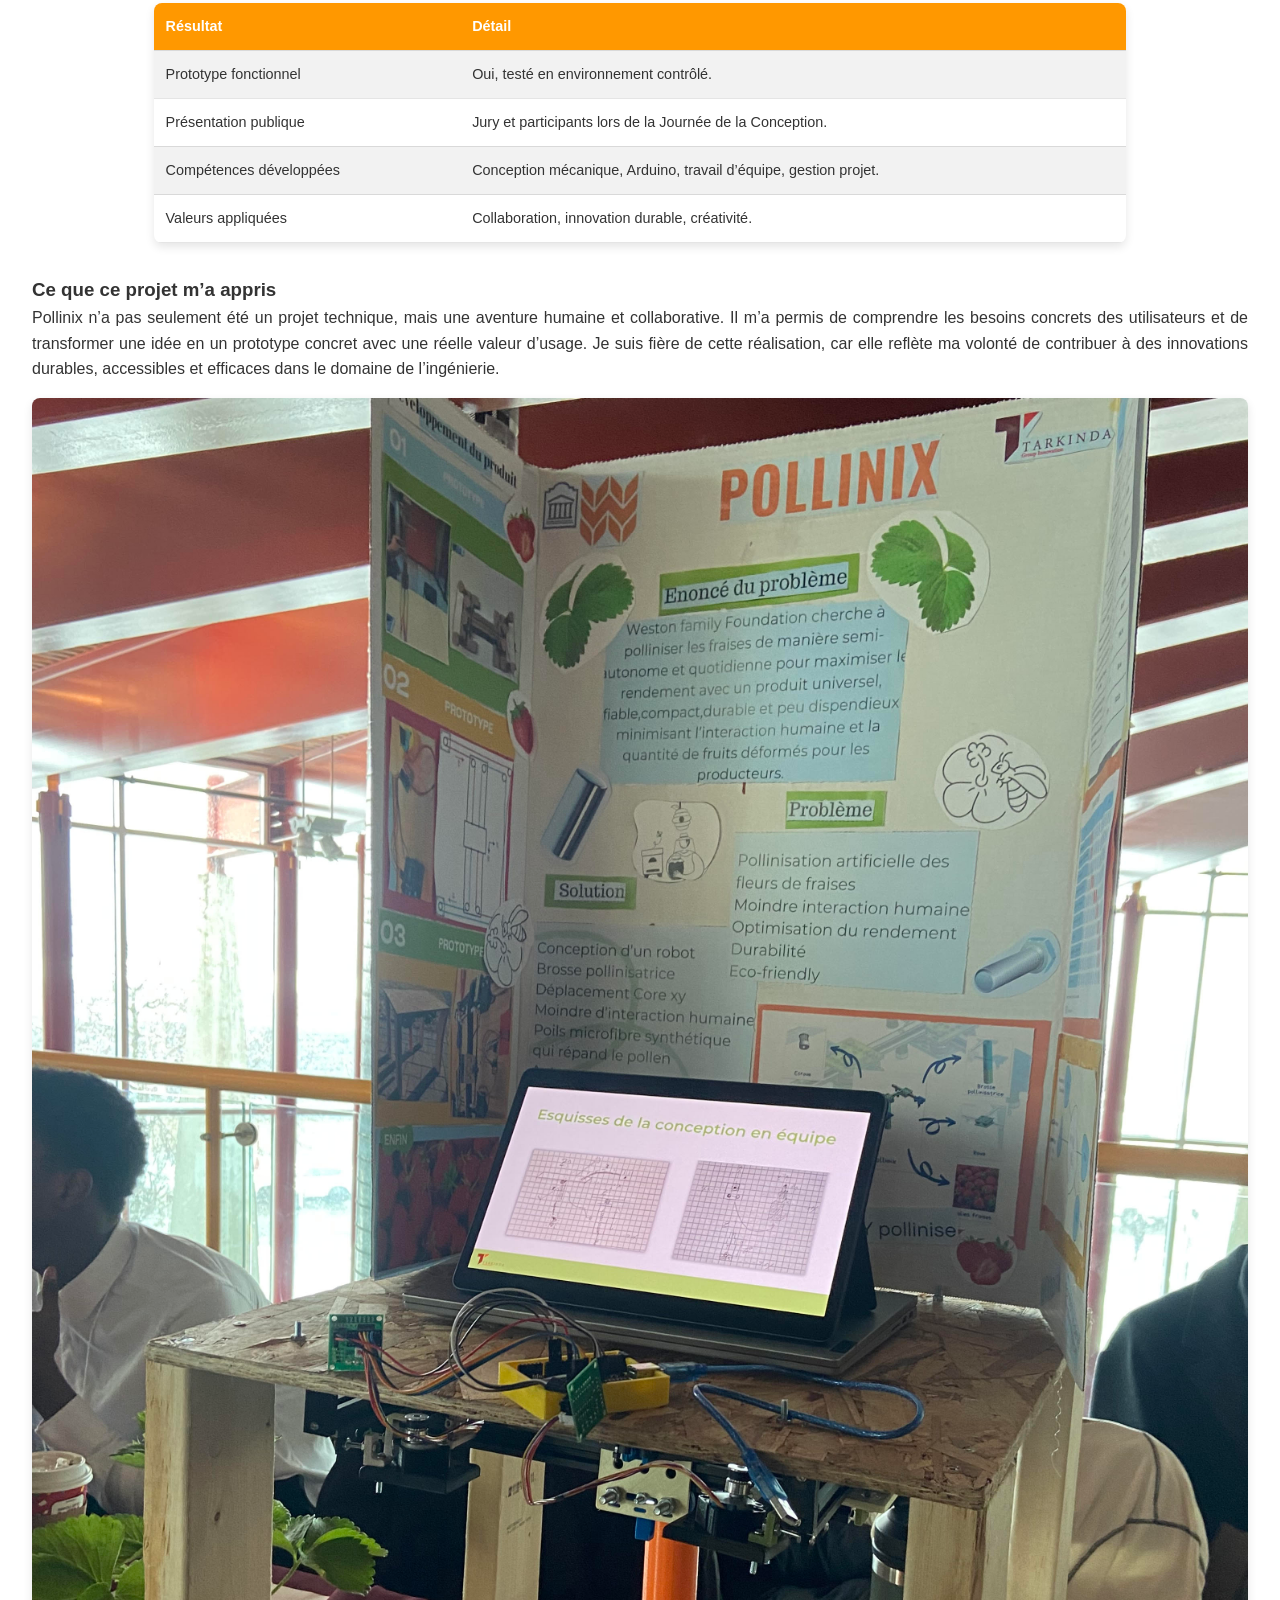
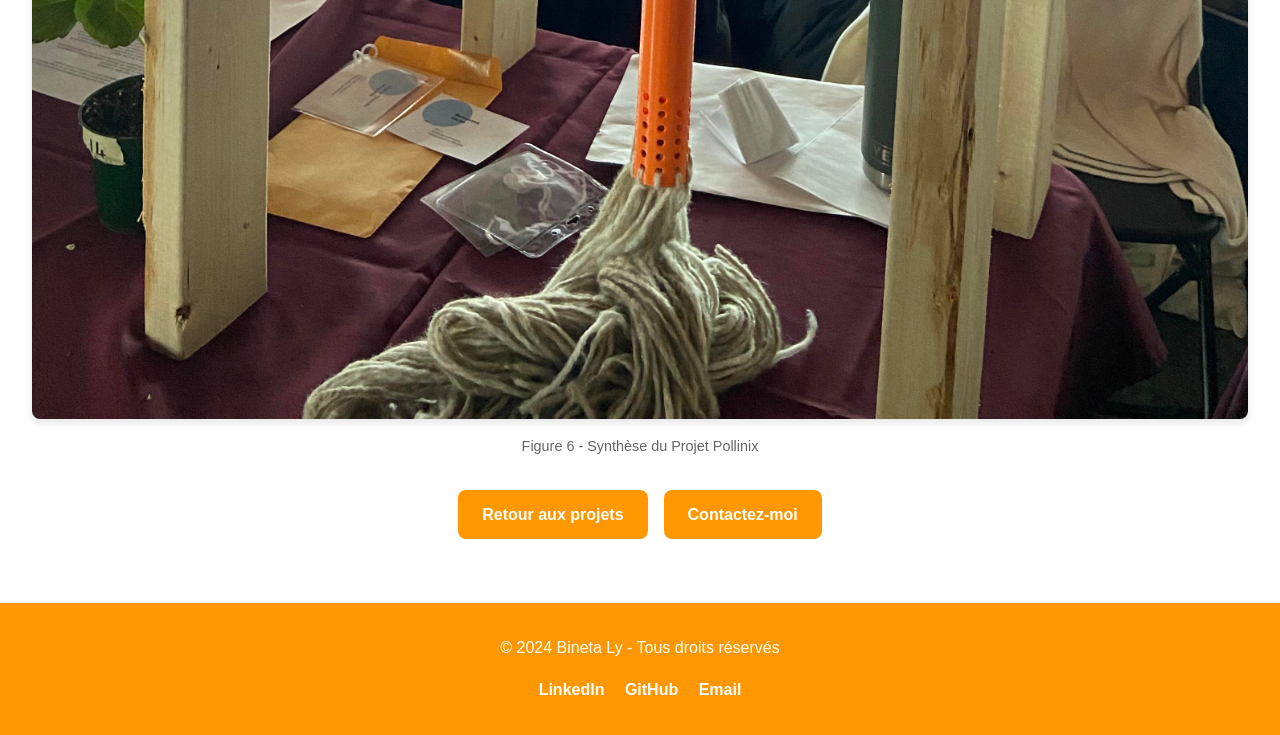
<file: pollinix.html>
<!DOCTYPE html>
<html lang="fr">
<head>
    <meta charset="UTF-8">
    <meta name="viewport" content="width=device-width, initial-scale=1.0">
    <title>Pollinix - Bineta Ly</title>
    <link rel="stylesheet" href="style.css">
    <script defer src="script.js"></script>
</head>
<body>
    <!-- Barre de navigation -->
    <nav class="navbar">
        <div class="nav-logo">Bineta Ly</div>
        <ul class="nav-links">
            <li><a href="index.html" class="nav-link">Accueil</a></li>
            <li><a href="projets.html" class="nav-link">Projets</a></li>
            <li><a href="resume.html" class="nav-link">CV</a></li>
            <li><a href="leadership.html" class="nav-link">Leadership</a></li>
            <li><a href="contact.html" class="nav-link">Contact</a></li>
        </ul>
    </nav>

    <!-- Section Pollinix -->
    <section id="pollinix" class="content-section">
        <h2>Présentation du projet : Pollinix</h2>

        <!-- Contexte et Objectif du Projet -->
        <h3>Contexte et Objectif du Projet</h3>
        <table class="styled-table centered-table">
            <tr><th>Élément</th><th>Détail</th></tr>
            <tr><td>Client</td><td>Weston Family Foundation</td></tr>
            <tr><td>Problématique</td><td>Automatiser la pollinisation des fraises en serre pour améliorer le rendement tout en minimisant l’intervention humaine.</td></tr>
            <tr><td>Objectif</td><td>Concevoir un dispositif semi-autonome, compact, fiable et peu coûteux.</td></tr>
        </table>
        <div class="Image-container">
            <img src="Images/unnamed (1).jpg" alt="Prototype Pollinix : Présentation" class="styled-image">
            <p class="image-caption">Figure 1 - Prototype Pollinix : Présentation</p>
        </div>

        <!-- Méthodologie -->
        <h3>Méthodologie : Pensée conceptuelle & Co-création</h3>
        <table class="styled-table centered-table">
            <tr><th>Étapes</th><th>Description</th></tr>
            <tr><td>Empathie</td><td>Recherches utilisateurs et rencontres client pour comprendre les besoins réels.</td></tr>
            <tr><td>Définition</td><td>Cadrage du problème : créer un système doux, précis, durable.</td></tr>
            <tr><td>Idéation</td><td>Brainstormings et croquis d’esquisse en groupe.</td></tr>
            <tr><td>Prototypage</td><td>Modèle semi-autonome basé sur CoreXY et composants modulaires.</td></tr>
            <tr><td>Tests & Validation</td><td>Ajustements continus suite aux feedbacks client.</td></tr>
            <tr><td>Présentation</td><td>Démo devant un jury lors de la Journée de la Conception.</td></tr>
        </table>
        <div class="image-container">
            <img src="Images/Image1.png" alt="Sous-système Mécanique" class="styled-image">
            <p class="image-caption">Figure 2 - Sous-système Mécanique : CoreXY</p>
        </div>

        <!-- Architecture par Sous-Systèmes -->
        <h3>Architecture par Sous-Systèmes</h3>

        <!-- Sous-système Mécanique -->
        <h4>Sous-système Mécanique</h4>
        <table class="styled-table centered-table">
            <tr><th>Fonction</th><th>Technologies</th></tr>
            <tr><td>Assurer le déplacement précis de la brosse</td><td>CoreXY, rails aluminium, courroies renforcées.</td></tr>
            <tr><td>Composant principal</td><td>Brosse calibrée pour une pollinisation sans dommage.</td></tr>
        </table>
        <div class="image-container">
            <img src="Images/Image2.jpg" alt="Sous-système Électronique" class="styled-image">
            <p class="image-caption">Figure 3 - Sous-système Électronique : Arduino</p>
        </div>

        <!-- Sous-système Électronique -->
        <h4>Sous-système Électronique</h4>
        <table class="styled-table centered-table">
            <tr><th>Fonction</th><th>Détail</th></tr>
            <tr><td>Contrôle des mouvements</td><td>Arduino UNO.</td></tr>
            <tr><td>Moteurs</td><td>Pas à pas avec précision de 42 pas/mm.</td></tr>
            <tr><td>Sécurité</td><td>Capteurs de fin de course.</td></tr>
        </table>
        <div class="image-grid">
            <div class="image-item">
                <img src="Images/Image17.png" alt="Interface de Contrôle" class="styled-image">
                <p class="image-caption">Figure 4 - Interface de Contrôle</p>
            </div>
            <div class="image-item">
                <img src="Images/Image11.png" alt="Gestion des Erreurs" class="styled-image">
                <p class="image-caption">Figure 5 - Gestion des Erreurs</p>
            </div>
        </div>

        <!-- Sous-système Structurel -->
        <h4>Sous-système Structurel</h4>
        <table class="styled-table centered-table">
            <tr><th>Fonction</th><th>Détail</th></tr>
            <tr><td>Stabilité & robustesse</td><td>Aluminium léger.</td></tr>
            <tr><td>Design</td><td>Modulaire pour faciliter maintenance & upgrades.</td></tr>
        </table>

        <!-- Résultats & Apprentissage -->
        <h3>Résultats & Apprentissage</h3>
        <table class="styled-table centered-table">
            <tr><th>Résultat</th><th>Détail</th></tr>
            <tr><td>Prototype fonctionnel</td><td>Oui, testé en environnement contrôlé.</td></tr>
            <tr><td>Présentation publique</td><td>Jury et participants lors de la Journée de la Conception.</td></tr>
            <tr><td>Compétences développées</td><td>Conception mécanique, Arduino, travail d’équipe, gestion projet.</td></tr>
            <tr><td>Valeurs appliquées</td><td>Collaboration, innovation durable, créativité.</td></tr>
        </table>

        <!-- Ce que ce projet m’a appris -->
        <h3>Ce que ce projet m’a appris</h3>
        <p>
            Pollinix n’a pas seulement été un projet technique, mais une aventure humaine et collaborative. Il m’a permis de comprendre les besoins concrets des utilisateurs et de transformer une idée en un prototype concret avec une réelle valeur d’usage.
            Je suis fière de cette réalisation, car elle reflète ma volonté de contribuer à des innovations durables, accessibles et efficaces dans le domaine de l’ingénierie.
        </p>
        <div class="image-container">
            <img src="Images/unnamed (15).jpg" alt="Synthèse du Projet Pollinix" class="styled-image">
            <p class="image-caption">Figure 6 - Synthèse du Projet Pollinix</p>
        </div>

        <!-- Boutons d'action -->
        <div class="action-buttons">
            <a href="projets.html" class="project-button">Retour aux projets</a>
            <a href="contact.html" class="project-button">Contactez-moi</a>
        </div>
    </section>

    <!-- Footer -->
    <footer>
        <div class="footer-content">
            <p>© 2024 Bineta Ly - Tous droits réservés</p>
            <div class="social-links">
                <a href="https://www.linkedin.com/in/bineta-ly-2a3814221/" target="_blank" class="social-link">LinkedIn</a>
                <a href="https://github.com/neneee-prog" target="_blank" class="social-link">GitHub</a>
                <a href="mailto:bly058@uottawa.ca" class="social-link">Email</a>
            </div>
        </div>
    </footer>
</body>
</html>
</file>
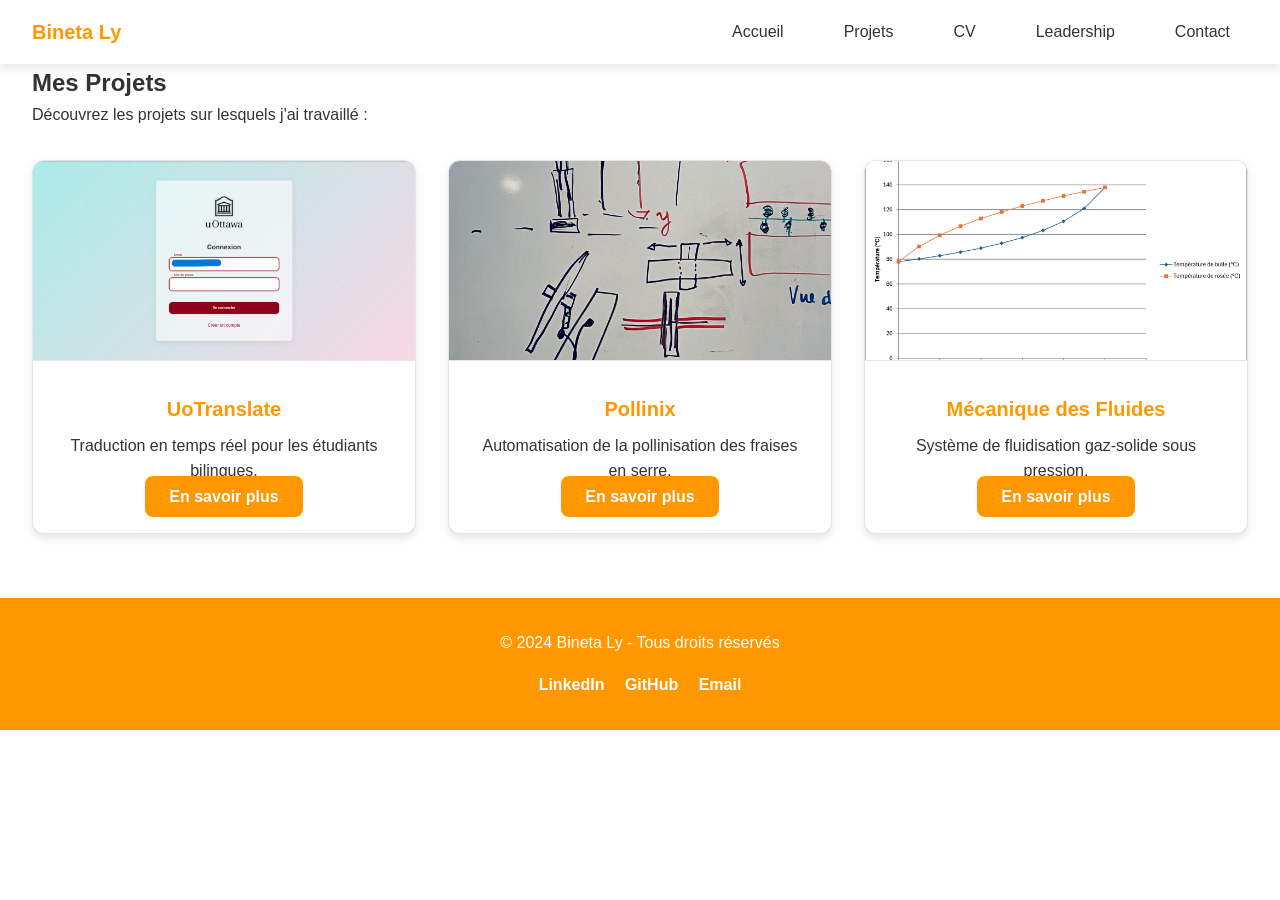
<file: projets.html>
<!DOCTYPE html>
<html lang="fr">
<head>
    <meta charset="UTF-8">
    <meta name="viewport" content="width=device-width, initial-scale=1.0">
    <title>Mes Projets - Bineta Ly</title>
    <link rel="stylesheet" href="style.css">
    <script defer src="script.js"></script>
</head>
<body>
    <!-- Barre de navigation -->
    <nav class="navbar">
        <div class="nav-logo">Bineta Ly</div>
        <ul class="nav-links">
            <li><a href="index.html" class="nav-link">Accueil</a></li>
            <li><a href="projets.html" class="nav-link">Projets</a></li>
            <li><a href="resume.html" class="nav-link">CV</a></li>
            <li><a href="leadership.html" class="nav-link">Leadership</a></li>
            <li><a href="contact.html" class="nav-link">Contact</a></li>
        </ul>
    </nav>

    <!-- Section Projets -->
    <section id="projects" class="content-section">
        <h2 class="section-title">Mes Projets</h2>
        <p>Découvrez les projets sur lesquels j'ai travaillé :</p>
        <div class="projects-grid">
            <!-- Projet UoTranslate -->
            <div class="project-card">
                <img src="Images/login.png" alt="UoTranslate" class="project-image">
                <div class="project-content">
                    <h3 class="project-title">UoTranslate</h3>
                    <p>Traduction en temps réel pour les étudiants bilingues.</p>
                    <a href="uotranslate.html" class="project-button">En savoir plus</a>
                </div>
            </div>
            <!-- Projet Pollinix -->
            <div class="project-card">
                <img src="Images/unnamed (1).jpg" alt="Pollinix" class="project-image">
                <div class="project-content">
                    <h3 class="project-title">Pollinix</h3>
                    <p>Automatisation de la pollinisation des fraises en serre.</p>
                    <a href="pollinix.html" class="project-button">En savoir plus</a>
                </div>
            </div>
            <!-- Projet Mécanique des Fluides -->
            <div class="project-card">
                <img src="Images/Image1 txy.png" alt="Mécanique des Fluides" class="project-image">
                <div class="project-content">
                    <h3 class="project-title">Mécanique des Fluides</h3>
                    <p>Système de fluidisation gaz-solide sous pression.</p>
                    <a href="fluides.html" class="project-button">En savoir plus</a>
                </div>
            </div>
        </div>
    </section>

    <!-- Footer -->
    <footer>
        <div class="footer-content">
            <p>© 2024 Bineta Ly - Tous droits réservés</p>
            <div class="social-links">
                <a href="https://www.linkedin.com/in/bineta-ly-2a3814221/" target="_blank" class="social-link">LinkedIn</a>
                <a href="https://github.com/neneee-prog" target="_blank" class="social-link">GitHub</a>
                <a href="mailto:bly058@uottawa.ca" class="social-link">Email</a>
            </div>
        </div>
    </footer>
</body>
</html>
</file>
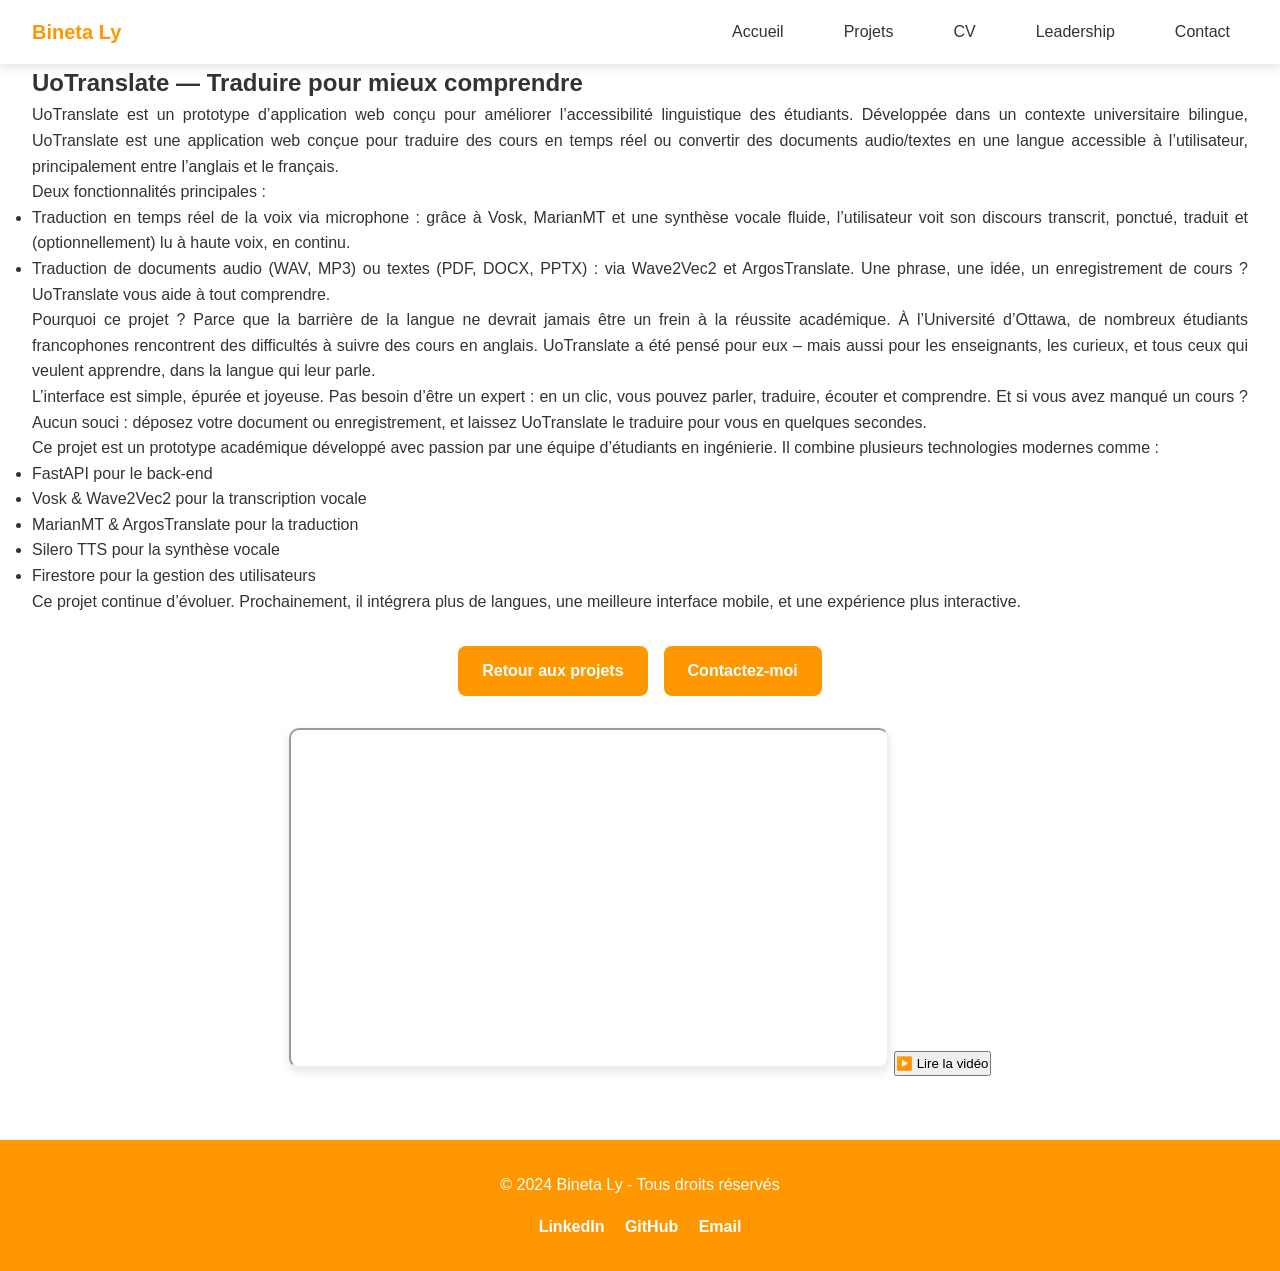
<file: uotranslate.html>
<!DOCTYPE html>
<html lang="fr">
<head>
    <meta charset="UTF-8">
    <meta name="viewport" content="width=device-width, initial-scale=1.0">
    <title>UoTranslate - Bineta Ly</title>
    <link rel="stylesheet" href="style.css">
    <script defer src="script.js"></script>
</head>
<body>
    <!-- Barre de navigation -->
    <nav class="navbar">
        <div class="nav-logo">Bineta Ly</div>
        <ul class="nav-links">
            <li><a href="index.html" class="nav-link">Accueil</a></li>
            <li><a href="projets.html" class="nav-link">Projets</a></li>
            <li><a href="resume.html" class="nav-link">CV</a></li>
            <li><a href="leadership.html" class="nav-link">Leadership</a></li>
            <li><a href="contact.html" class="nav-link">Contact</a></li>
        </ul>
    </nav>

    <!-- Section UoTranslate -->
    <section id="uotranslate" class="content-section">
        <h2>UoTranslate — Traduire pour mieux comprendre</h2>
        <p>
            UoTranslate est un prototype d’application web conçu pour améliorer l’accessibilité linguistique des étudiants. 
            Développée dans un contexte universitaire bilingue, UoTranslate est une application web conçue pour traduire des cours en temps réel ou convertir des documents audio/textes en une langue accessible à l’utilisateur, principalement entre l’anglais et le français.
        </p>
        <p>
            Deux fonctionnalités principales :
        </p>
        <ul>
            <li>Traduction en temps réel de la voix via microphone : grâce à Vosk, MarianMT et une synthèse vocale fluide, l’utilisateur voit son discours transcrit, ponctué, traduit et (optionnellement) lu à haute voix, en continu.</li>
            <li>Traduction de documents audio (WAV, MP3) ou textes (PDF, DOCX, PPTX) : via Wave2Vec2 et ArgosTranslate. Une phrase, une idée, un enregistrement de cours ? UoTranslate vous aide à tout comprendre.</li>
        </ul>
        <p>
            Pourquoi ce projet ? Parce que la barrière de la langue ne devrait jamais être un frein à la réussite académique. À l’Université d’Ottawa, de nombreux étudiants francophones rencontrent des difficultés à suivre des cours en anglais. UoTranslate a été pensé pour eux – mais aussi pour les enseignants, les curieux, et tous ceux qui veulent apprendre, dans la langue qui leur parle.
        </p>
        <p>
            L’interface est simple, épurée et joyeuse. Pas besoin d’être un expert : en un clic, vous pouvez parler, traduire, écouter et comprendre. Et si vous avez manqué un cours ? Aucun souci : déposez votre document ou enregistrement, et laissez UoTranslate le traduire pour vous en quelques secondes.
        </p>
        <p>
            Ce projet est un prototype académique développé avec passion par une équipe d’étudiants en ingénierie. Il combine plusieurs technologies modernes comme :
        </p>
        <ul>
            <li>FastAPI pour le back-end</li>
            <li>Vosk & Wave2Vec2 pour la transcription vocale</li>
            <li>MarianMT & ArgosTranslate pour la traduction</li>
            <li>Silero TTS pour la synthèse vocale</li>
            <li>Firestore pour la gestion des utilisateurs</li>
        </ul>
        <p>
            Ce projet continue d’évoluer. Prochainement, il intégrera plus de langues, une meilleure interface mobile, et une expérience plus interactive.
        </p>

        <!-- Boutons d'action -->
        <div class="action-buttons">
            <a href="projets.html" class="project-button">Retour aux projets</a>
            <a href="contact.html" class="project-button">Contactez-moi</a>
        </div>

        <!-- Carrousel d'images 
        <div class="carousel">
            <img src="Images/inscription.PNG" alt="Inscription">
            <img src="Images/login.png" alt="Connexion">
            <img src="Images/Interface.png" alt="Interface principale">
            <img src="Images/console traduction.png" alt="Console de traduction">
            <img src="Images/partial-traduction.png" alt="Traduction partielle">
            <img src="Images/karlmax.png" alt="KarlMax">
        </div> -->

        <!-- Vidéo de démonstration -->
        <div class="video">
            <iframe src="https://www.youtube.com/embed/h98JeLK8qnM?feature=oembed" allowfullscreen></iframe>
        </div>
    </section>

    <!-- Footer -->
    <footer>
        <div class="footer-content">
            <p>© 2024 Bineta Ly - Tous droits réservés</p>
            <div class="social-links">
                <a href="https://www.linkedin.com/in/bineta-ly-2a3814221/" target="_blank" class="social-link">LinkedIn</a>
                <a href="https://github.com/neneee-prog" target="_blank" class="social-link">GitHub</a>
                <a href="mailto:bly058@uottawa.ca" class="social-link">Email</a>
            </div>
        </div>
    </footer>
</body>
</html>
</file>
<file: style.css>
/* Variables globales */
:root {
    --primary: #fff8e7; /* Fond principal */
    --secondary: #ff9800; /* Orange doux */
    --accent: #ff5722; /* Orange foncé */
    --dark: #333333; /* Texte sombre */
    --light: #ffffff; /* Texte clair */
}

/* Reset global */
* {
    margin: 0;
    padding: 0;
    box-sizing: border-box;
    font-family: 'Inter', sans-serif;
    transition: all 0.3s ease;
    line-height: 1.6; /* Interligne ajusté */
}

/* Barre de navigation */
.navbar {
    display: flex;
    justify-content: space-between;
    align-items: center;
    background: var(--light);
    padding: 1rem 2rem;
    position: fixed;
    top: 0;
    width: 100%;
    z-index: 1000;
    box-shadow: 0 4px 10px rgba(0, 0, 0, 0.1);
}

.nav-logo {
    font-size: 1.25rem;
    font-weight: 700;
    color: var(--secondary);
}

.nav-links {
    list-style: none;
    display: flex;
    gap: 1.5rem;
}

.nav-link {
    text-decoration: none;
    color: var(--dark);
    padding: 0.5rem 1rem;
    border: 2px solid transparent;
    border-radius: 0.5rem;
    transition: all 0.3s ease;
}

.nav-link:hover {
    background: var(--secondary);
    color: var(--light);
    border-color: var(--secondary);
    transform: scale(1.05);
}

/* Section principale */
.hero {
    height: 100vh;
    background: linear-gradient(135deg, #fff8e7, #ffecb3);
    display: flex;
    justify-content: center;
    align-items: center;
    text-align: center;
    padding: 0 2rem;
}

.profile-image {
    width: 250px;
    height: 250px;
    border-radius: 50%;
    object-fit: cover;
    border: 8px solid var(--secondary);
    margin-bottom: 1rem;
    box-shadow: 0 6px 15px rgba(0, 0, 0, 0.1);
}

.hero h1 {
    font-size: 2.5rem;
    margin-bottom: 0.5rem;
    color: var(--dark);
    text-align: left; /* Alignement des titres à gauche */
}

.hero p {
    font-size: 1.25rem;
    color: var(--accent);
    margin-bottom: 1rem;
    text-align: justify; /* Texte justifié */
}

.hero-button {
    background: var(--secondary);
    color: var(--light);
    padding: 0.75rem 2rem;
    border: none;
    border-radius: 0.5rem;
    font-weight: 600;
    cursor: pointer;
    transition: all 0.3s ease;
    display: inline-block;
    margin: 0 auto; /* Centrage du bouton */
}

.hero-button:hover {
    background: var(--accent);
    transform: scale(1.05);
}

/* Contenu des sections */
.content-section {
    padding: 4rem 2rem;
    background: var(--light);
    color: var(--dark);
    text-align: justify; /* Texte justifié */
}

.about-grid {
    display: grid;
    grid-template-columns: 1fr 1fr;
    gap: 2rem;
    align-items: center;
}

.about-image img {
    max-width: 100%;
    height: auto;
    border-radius: 10px;
    box-shadow: 0 4px 10px rgba(0, 0, 0, 0.1);
}

/* Tableaux stylisés */
.styled-table {
    width: 80%; /* Largeur ajustée */
    border-collapse: collapse;
    margin: 2rem auto; /* Centrage des tableaux */
    font-size: 0.9rem;
    text-align: left;
    border-radius: 0.5rem;
    overflow: hidden;
    box-shadow: 0 4px 10px rgba(0, 0, 0, 0.1);
}

.styled-table th,
.styled-table td {
    padding: 0.75rem;
    border-bottom: 1px solid rgba(0, 0, 0, 0.1);
}

.styled-table th {
    background: var(--secondary);
    color: var(--light);
    font-weight: 600;
}

.styled-table tr:nth-child(even) {
    background: rgba(0, 0, 0, 0.05);
}

.centered-table {
    margin-left: auto;
    margin-right: auto;
}

/* Images avec légendes */
.image-container {
    text-align: center;
    margin: 1rem 0;
}

.styled-image {
    max-width: 100%;
    height: auto;
    border-radius: 8px;
    box-shadow: 0 4px 10px rgba(0, 0, 0, 0.1);
}

.image-caption {
    font-size: 0.9rem;
    color: #666;
    margin-top: 0.5rem;
}

/* Grille d'images */
.image-grid {
    display: flex;
    gap: 1rem;
    justify-content: center;
    margin: 1rem 0;
}

.image-item {
    flex: 1;
    text-align: center;
}

.image-item img {
    max-width: 100%;
    height: auto;
    border-radius: 8px;
    box-shadow: 0 4px 10px rgba(0, 0, 0, 0.1);
}

/* Vidéo */
.video {
    text-align: center;
    margin-top: 2rem;
}

.video iframe {
    width: 100%;
    max-width: 600px;
    height: 340px;
    border-radius: 10px;
    box-shadow: 0 4px 10px rgba(0, 0, 0, 0.1);
}

/* Boutons d'action */
.action-buttons {
    display: flex;
    justify-content: center;
    gap: 1rem;
    margin-top: 2rem;
}

.project-button {
    background: var(--secondary);
    color: var(--light);
    padding: 0.75rem 1.5rem;
    border: none;
    border-radius: 0.5rem;
    font-weight: 600;
    text-decoration: none;
    cursor: pointer;
    transition: all 0.3s ease;
}

.project-button:hover {
    background: var(--accent);
    transform: scale(1.05);
}

/* Footer */
footer {
    background: var(--secondary);
    color: var(--light);
    padding: 2rem;
    text-align: center;
}

.footer-content {
    max-width: 800px;
    margin: 0 auto;
}

.social-links {
    margin-top: 1rem;
}

.social-link {
    text-decoration: none;
    color: var(--light);
    margin: 0 0.5rem;
    font-weight: 600;
    transition: color 0.3s ease;
}

.social-link:hover {
    color: var(--accent);
}

/* Responsive design */
@media (max-width: 768px) {
    .about-grid {
        grid-template-columns: 1fr;
    }

    .projects-grid {
        grid-template-columns: 1fr;
    }

    .image-grid {
        flex-direction: column;
    }
}
/* Styles pour la grille des projets */
.projects-grid {
    display: grid;
    grid-template-columns: repeat(auto-fit, minmax(300px, 1fr)); /* Grille responsive */
    gap: 2rem; /* Espacement entre les cartes */
    margin-top: 2rem;
}

.project-card {
    background: var(--light);
    border: 1px solid rgba(0, 0, 0, 0.1);
    border-radius: 0.75rem;
    overflow: hidden;
    box-shadow: 0 4px 10px rgba(0, 0, 0, 0.1);
    transition: transform 0.3s ease, box-shadow 0.3s ease;
    text-align: center; /* Centrage du contenu */
}

.project-card:hover {
    transform: translateY(-5px);
    box-shadow: 0 8px 20px rgba(0, 0, 0, 0.2);
}

.project-image {
    width: 100%;
    height: 200px; /* Hauteur fixe pour une uniformité */
    object-fit: cover; /* Ajustement de l'image */
    border-bottom: 1px solid rgba(0, 0, 0, 0.1);
}

.project-content {
    padding: 1.5rem;
}

.project-title {
    font-size: 1.25rem;
    margin-bottom: 0.5rem;
    color: var(--secondary);
}

.project-button {
    background: var(--secondary);
    color: var(--light);
    padding: 0.75rem 1.5rem;
    border: none;
    border-radius: 0.5rem;
    font-weight: 600;
    text-decoration: none;
    cursor: pointer;
    transition: all 0.3s ease;
}

.project-button:hover {
    background: var(--accent);
    transform: scale(1.05);
}
/* Styles pour le carrousel */
.carousel {
    width: 100%;
    overflow: hidden;
    margin: 2rem 0;
}

.carousel-container {
    display: flex;
    gap: 1rem;
    overflow-x: auto;
    scroll-behavior: smooth;
    padding: 1rem 0;
}

.carousel-container::-webkit-scrollbar {
    display: none; /* Masque la barre de défilement */
}

.carousel-image {
    min-width: 300px; /* Largeur minimale des images */
    height: 200px; /* Hauteur fixe pour une uniformité */
    object-fit: cover;
    border-radius: 8px;
    box-shadow: 0 4px 10px rgba(0, 0, 0, 0.1);
    flex-shrink: 0; /* Empêche les images de se réduire */
}
</file>
<file: css/main.css>
/*
! tailwindcss v3.3.3 | MIT License | https://tailwindcss.com
*/

/*
1. Prevent padding and border from affecting element width. (https://github.com/mozdevs/cssremedy/issues/4)
2. Allow adding a border to an element by just adding a border-width. (https://github.com/tailwindcss/tailwindcss/pull/116)
*/

*,
::before,
::after {
  box-sizing: border-box;
  /* 1 */
  border-width: 0;
  /* 2 */
  border-style: solid;
  /* 2 */
  border-color: #e5e7eb;
  /* 2 */
}

::before,
::after {
  --tw-content: '';
}

/*
1. Use a consistent sensible line-height in all browsers.
2. Prevent adjustments of font size after orientation changes in iOS.
3. Use a more readable tab size.
4. Use the user's configured `sans` font-family by default.
5. Use the user's configured `sans` font-feature-settings by default.
6. Use the user's configured `sans` font-variation-settings by default.
*/

html {
  line-height: 1.5;
  /* 1 */
  -webkit-text-size-adjust: 100%;
  /* 2 */
  -moz-tab-size: 4;
  /* 3 */
  -o-tab-size: 4;
     tab-size: 4;
  /* 3 */
  font-family: ui-sans-serif, system-ui, -apple-system, BlinkMacSystemFont, "Segoe UI", Roboto, "Helvetica Neue", Arial, "Noto Sans", sans-serif, "Apple Color Emoji", "Segoe UI Emoji", "Segoe UI Symbol", "Noto Color Emoji";
  /* 4 */
  font-feature-settings: normal;
  /* 5 */
  font-variation-settings: normal;
  /* 6 */
}

/*
1. Remove the margin in all browsers.
2. Inherit line-height from `html` so users can set them as a class directly on the `html` element.
*/

body {
  margin: 0;
  /* 1 */
  line-height: inherit;
  /* 2 */
}

/*
1. Add the correct height in Firefox.
2. Correct the inheritance of border color in Firefox. (https://bugzilla.mozilla.org/show_bug.cgi?id=190655)
3. Ensure horizontal rules are visible by default.
*/

hr {
  height: 0;
  /* 1 */
  color: inherit;
  /* 2 */
  border-top-width: 1px;
  /* 3 */
}

/*
Add the correct text decoration in Chrome, Edge, and Safari.
*/

abbr:where([title]) {
  -webkit-text-decoration: underline dotted;
          text-decoration: underline dotted;
}

/*
Remove the default font size and weight for headings.
*/

h1,
h2,
h3,
h4,
h5,
h6 {
  font-size: inherit;
  font-weight: inherit;
}

/*
Reset links to optimize for opt-in styling instead of opt-out.
*/

a {
  color: inherit;
  text-decoration: inherit;
}

/*
Add the correct font weight in Edge and Safari.
*/

b,
strong {
  font-weight: bolder;
}

/*
1. Use the user's configured `mono` font family by default.
2. Correct the odd `em` font sizing in all browsers.
*/

code,
kbd,
samp,
pre {
  font-family: ui-monospace, SFMono-Regular, Menlo, Monaco, Consolas, "Liberation Mono", "Courier New", monospace;
  /* 1 */
  font-size: 1em;
  /* 2 */
}

/*
Add the correct font size in all browsers.
*/

small {
  font-size: 80%;
}

/*
Prevent `sub` and `sup` elements from affecting the line height in all browsers.
*/

sub,
sup {
  font-size: 75%;
  line-height: 0;
  position: relative;
  vertical-align: baseline;
}

sub {
  bottom: -0.25em;
}

sup {
  top: -0.5em;
}

/*
1. Remove text indentation from table contents in Chrome and Safari. (https://bugs.chromium.org/p/chromium/issues/detail?id=999088, https://bugs.webkit.org/show_bug.cgi?id=201297)
2. Correct table border color inheritance in all Chrome and Safari. (https://bugs.chromium.org/p/chromium/issues/detail?id=935729, https://bugs.webkit.org/show_bug.cgi?id=195016)
3. Remove gaps between table borders by default.
*/

table {
  text-indent: 0;
  /* 1 */
  border-color: inherit;
  /* 2 */
  border-collapse: collapse;
  /* 3 */
}

/*
1. Change the font styles in all browsers.
2. Remove the margin in Firefox and Safari.
3. Remove default padding in all browsers.
*/

button,
input,
optgroup,
select,
textarea {
  font-family: inherit;
  /* 1 */
  font-feature-settings: inherit;
  /* 1 */
  font-variation-settings: inherit;
  /* 1 */
  font-size: 100%;
  /* 1 */
  font-weight: inherit;
  /* 1 */
  line-height: inherit;
  /* 1 */
  color: inherit;
  /* 1 */
  margin: 0;
  /* 2 */
  padding: 0;
  /* 3 */
}

/*
Remove the inheritance of text transform in Edge and Firefox.
*/

button,
select {
  text-transform: none;
}

/*
1. Correct the inability to style clickable types in iOS and Safari.
2. Remove default button styles.
*/

button,
[type='button'],
[type='reset'],
[type='submit'] {
  -webkit-appearance: button;
  /* 1 */
  background-color: transparent;
  /* 2 */
  background-image: none;
  /* 2 */
}

/*
Use the modern Firefox focus style for all focusable elements.
*/

:-moz-focusring {
  outline: auto;
}

/*
Remove the additional `:invalid` styles in Firefox. (https://github.com/mozilla/gecko-dev/blob/2f9eacd9d3d995c937b4251a5557d95d494c9be1/layout/style/res/forms.css#L728-L737)
*/

:-moz-ui-invalid {
  box-shadow: none;
}

/*
Add the correct vertical alignment in Chrome and Firefox.
*/

progress {
  vertical-align: baseline;
}

/*
Correct the cursor style of increment and decrement buttons in Safari.
*/

::-webkit-inner-spin-button,
::-webkit-outer-spin-button {
  height: auto;
}

/*
1. Correct the odd appearance in Chrome and Safari.
2. Correct the outline style in Safari.
*/

[type='search'] {
  -webkit-appearance: textfield;
  /* 1 */
  outline-offset: -2px;
  /* 2 */
}

/*
Remove the inner padding in Chrome and Safari on macOS.
*/

::-webkit-search-decoration {
  -webkit-appearance: none;
}

/*
1. Correct the inability to style clickable types in iOS and Safari.
2. Change font properties to `inherit` in Safari.
*/

::-webkit-file-upload-button {
  -webkit-appearance: button;
  /* 1 */
  font: inherit;
  /* 2 */
}

/*
Add the correct display in Chrome and Safari.
*/

summary {
  display: list-item;
}

/*
Removes the default spacing and border for appropriate elements.
*/

blockquote,
dl,
dd,
h1,
h2,
h3,
h4,
h5,
h6,
hr,
figure,
p,
pre {
  margin: 0;
}

fieldset {
  margin: 0;
  padding: 0;
}

legend {
  padding: 0;
}

ol,
ul,
menu {
  list-style: none;
  margin: 0;
  padding: 0;
}

/*
Reset default styling for dialogs.
*/

dialog {
  padding: 0;
}

/*
Prevent resizing textareas horizontally by default.
*/

textarea {
  resize: vertical;
}

/*
1. Reset the default placeholder opacity in Firefox. (https://github.com/tailwindlabs/tailwindcss/issues/3300)
2. Set the default placeholder color to the user's configured gray 400 color.
*/

input::-moz-placeholder, textarea::-moz-placeholder {
  opacity: 1;
  /* 1 */
  color: #9ca3af;
  /* 2 */
}

input::placeholder,
textarea::placeholder {
  opacity: 1;
  /* 1 */
  color: #9ca3af;
  /* 2 */
}

/*
Set the default cursor for buttons.
*/

button,
[role="button"] {
  cursor: pointer;
}

/*
Make sure disabled buttons don't get the pointer cursor.
*/

:disabled {
  cursor: default;
}

/*
1. Make replaced elements `display: block` by default. (https://github.com/mozdevs/cssremedy/issues/14)
2. Add `vertical-align: middle` to align replaced elements more sensibly by default. (https://github.com/jensimmons/cssremedy/issues/14#issuecomment-634934210)
   This can trigger a poorly considered lint error in some tools but is included by design.
*/

img,
svg,
video,
canvas,
audio,
iframe,
embed,
object {
  display: block;
  /* 1 */
  vertical-align: middle;
  /* 2 */
}

/*
Constrain images and videos to the parent width and preserve their intrinsic aspect ratio. (https://github.com/mozdevs/cssremedy/issues/14)
*/

img,
video {
  max-width: 100%;
  height: auto;
}

/* Make elements with the HTML hidden attribute stay hidden by default */

[hidden] {
  display: none;
}

*, ::before, ::after {
  --tw-border-spacing-x: 0;
  --tw-border-spacing-y: 0;
  --tw-translate-x: 0;
  --tw-translate-y: 0;
  --tw-rotate: 0;
  --tw-skew-x: 0;
  --tw-skew-y: 0;
  --tw-scale-x: 1;
  --tw-scale-y: 1;
  --tw-pan-x:  ;
  --tw-pan-y:  ;
  --tw-pinch-zoom:  ;
  --tw-scroll-snap-strictness: proximity;
  --tw-gradient-from-position:  ;
  --tw-gradient-via-position:  ;
  --tw-gradient-to-position:  ;
  --tw-ordinal:  ;
  --tw-slashed-zero:  ;
  --tw-numeric-figure:  ;
  --tw-numeric-spacing:  ;
  --tw-numeric-fraction:  ;
  --tw-ring-inset:  ;
  --tw-ring-offset-width: 0px;
  --tw-ring-offset-color: #fff;
  --tw-ring-color: rgb(59 130 246 / 0.5);
  --tw-ring-offset-shadow: 0 0 #0000;
  --tw-ring-shadow: 0 0 #0000;
  --tw-shadow: 0 0 #0000;
  --tw-shadow-colored: 0 0 #0000;
  --tw-blur:  ;
  --tw-brightness:  ;
  --tw-contrast:  ;
  --tw-grayscale:  ;
  --tw-hue-rotate:  ;
  --tw-invert:  ;
  --tw-saturate:  ;
  --tw-sepia:  ;
  --tw-drop-shadow:  ;
  --tw-backdrop-blur:  ;
  --tw-backdrop-brightness:  ;
  --tw-backdrop-contrast:  ;
  --tw-backdrop-grayscale:  ;
  --tw-backdrop-hue-rotate:  ;
  --tw-backdrop-invert:  ;
  --tw-backdrop-opacity:  ;
  --tw-backdrop-saturate:  ;
  --tw-backdrop-sepia:  ;
}

::backdrop {
  --tw-border-spacing-x: 0;
  --tw-border-spacing-y: 0;
  --tw-translate-x: 0;
  --tw-translate-y: 0;
  --tw-rotate: 0;
  --tw-skew-x: 0;
  --tw-skew-y: 0;
  --tw-scale-x: 1;
  --tw-scale-y: 1;
  --tw-pan-x:  ;
  --tw-pan-y:  ;
  --tw-pinch-zoom:  ;
  --tw-scroll-snap-strictness: proximity;
  --tw-gradient-from-position:  ;
  --tw-gradient-via-position:  ;
  --tw-gradient-to-position:  ;
  --tw-ordinal:  ;
  --tw-slashed-zero:  ;
  --tw-numeric-figure:  ;
  --tw-numeric-spacing:  ;
  --tw-numeric-fraction:  ;
  --tw-ring-inset:  ;
  --tw-ring-offset-width: 0px;
  --tw-ring-offset-color: #fff;
  --tw-ring-color: rgb(59 130 246 / 0.5);
  --tw-ring-offset-shadow: 0 0 #0000;
  --tw-ring-shadow: 0 0 #0000;
  --tw-shadow: 0 0 #0000;
  --tw-shadow-colored: 0 0 #0000;
  --tw-blur:  ;
  --tw-brightness:  ;
  --tw-contrast:  ;
  --tw-grayscale:  ;
  --tw-hue-rotate:  ;
  --tw-invert:  ;
  --tw-saturate:  ;
  --tw-sepia:  ;
  --tw-drop-shadow:  ;
  --tw-backdrop-blur:  ;
  --tw-backdrop-brightness:  ;
  --tw-backdrop-contrast:  ;
  --tw-backdrop-grayscale:  ;
  --tw-backdrop-hue-rotate:  ;
  --tw-backdrop-invert:  ;
  --tw-backdrop-opacity:  ;
  --tw-backdrop-saturate:  ;
  --tw-backdrop-sepia:  ;
}

.prose {
  color: var(--tw-prose-body);
  max-width: 65ch;
}

.prose :where(p):not(:where([class~="not-prose"],[class~="not-prose"] *)) {
  margin-top: 1.25em;
  margin-bottom: 1.25em;
}

.prose :where([class~="lead"]):not(:where([class~="not-prose"],[class~="not-prose"] *)) {
  color: var(--tw-prose-lead);
  font-size: 1.25em;
  line-height: 1.6;
  margin-top: 1.2em;
  margin-bottom: 1.2em;
}

.prose :where(a):not(:where([class~="not-prose"],[class~="not-prose"] *)) {
  color: var(--tw-prose-links);
  text-decoration: underline;
  font-weight: 500;
}

.prose :where(strong):not(:where([class~="not-prose"],[class~="not-prose"] *)) {
  color: var(--tw-prose-bold);
  font-weight: 600;
}

.prose :where(a strong):not(:where([class~="not-prose"],[class~="not-prose"] *)) {
  color: inherit;
}

.prose :where(blockquote strong):not(:where([class~="not-prose"],[class~="not-prose"] *)) {
  color: inherit;
}

.prose :where(thead th strong):not(:where([class~="not-prose"],[class~="not-prose"] *)) {
  color: inherit;
}

.prose :where(ol):not(:where([class~="not-prose"],[class~="not-prose"] *)) {
  list-style-type: decimal;
  margin-top: 1.25em;
  margin-bottom: 1.25em;
  padding-left: 1.625em;
}

.prose :where(ol[type="A"]):not(:where([class~="not-prose"],[class~="not-prose"] *)) {
  list-style-type: upper-alpha;
}

.prose :where(ol[type="a"]):not(:where([class~="not-prose"],[class~="not-prose"] *)) {
  list-style-type: lower-alpha;
}

.prose :where(ol[type="A" s]):not(:where([class~="not-prose"],[class~="not-prose"] *)) {
  list-style-type: upper-alpha;
}

.prose :where(ol[type="a" s]):not(:where([class~="not-prose"],[class~="not-prose"] *)) {
  list-style-type: lower-alpha;
}

.prose :where(ol[type="I"]):not(:where([class~="not-prose"],[class~="not-prose"] *)) {
  list-style-type: upper-roman;
}

.prose :where(ol[type="i"]):not(:where([class~="not-prose"],[class~="not-prose"] *)) {
  list-style-type: lower-roman;
}

.prose :where(ol[type="I" s]):not(:where([class~="not-prose"],[class~="not-prose"] *)) {
  list-style-type: upper-roman;
}

.prose :where(ol[type="i" s]):not(:where([class~="not-prose"],[class~="not-prose"] *)) {
  list-style-type: lower-roman;
}

.prose :where(ol[type="1"]):not(:where([class~="not-prose"],[class~="not-prose"] *)) {
  list-style-type: decimal;
}

.prose :where(ul):not(:where([class~="not-prose"],[class~="not-prose"] *)) {
  list-style-type: disc;
  margin-top: 1.25em;
  margin-bottom: 1.25em;
  padding-left: 1.625em;
}

.prose :where(ol > li):not(:where([class~="not-prose"],[class~="not-prose"] *))::marker {
  font-weight: 400;
  color: var(--tw-prose-counters);
}

.prose :where(ul > li):not(:where([class~="not-prose"],[class~="not-prose"] *))::marker {
  color: var(--tw-prose-bullets);
}

.prose :where(dt):not(:where([class~="not-prose"],[class~="not-prose"] *)) {
  color: var(--tw-prose-headings);
  font-weight: 600;
  margin-top: 1.25em;
}

.prose :where(hr):not(:where([class~="not-prose"],[class~="not-prose"] *)) {
  border-color: var(--tw-prose-hr);
  border-top-width: 1px;
  margin-top: 3em;
  margin-bottom: 3em;
}

.prose :where(blockquote):not(:where([class~="not-prose"],[class~="not-prose"] *)) {
  font-weight: 500;
  font-style: italic;
  color: var(--tw-prose-quotes);
  border-left-width: 0.25rem;
  border-left-color: var(--tw-prose-quote-borders);
  quotes: "\201C""\201D""\2018""\2019";
  margin-top: 1.6em;
  margin-bottom: 1.6em;
  padding-left: 1em;
}

.prose :where(blockquote p:first-of-type):not(:where([class~="not-prose"],[class~="not-prose"] *))::before {
  content: open-quote;
}

.prose :where(blockquote p:last-of-type):not(:where([class~="not-prose"],[class~="not-prose"] *))::after {
  content: close-quote;
}

.prose :where(h1):not(:where([class~="not-prose"],[class~="not-prose"] *)) {
  color: var(--tw-prose-headings);
  font-weight: 800;
  font-size: 2.25em;
  margin-top: 0;
  margin-bottom: 0.8888889em;
  line-height: 1.1111111;
}

.prose :where(h1 strong):not(:where([class~="not-prose"],[class~="not-prose"] *)) {
  font-weight: 900;
  color: inherit;
}

.prose :where(h2):not(:where([class~="not-prose"],[class~="not-prose"] *)) {
  color: var(--tw-prose-headings);
  font-weight: 700;
  font-size: 1.5em;
  margin-top: 2em;
  margin-bottom: 1em;
  line-height: 1.3333333;
}

.prose :where(h2 strong):not(:where([class~="not-prose"],[class~="not-prose"] *)) {
  font-weight: 800;
  color: inherit;
}

.prose :where(h3):not(:where([class~="not-prose"],[class~="not-prose"] *)) {
  color: var(--tw-prose-headings);
  font-weight: 600;
  font-size: 1.25em;
  margin-top: 1.6em;
  margin-bottom: 0.6em;
  line-height: 1.6;
}

.prose :where(h3 strong):not(:where([class~="not-prose"],[class~="not-prose"] *)) {
  font-weight: 700;
  color: inherit;
}

.prose :where(h4):not(:where([class~="not-prose"],[class~="not-prose"] *)) {
  color: var(--tw-prose-headings);
  font-weight: 600;
  margin-top: 1.5em;
  margin-bottom: 0.5em;
  line-height: 1.5;
}

.prose :where(h4 strong):not(:where([class~="not-prose"],[class~="not-prose"] *)) {
  font-weight: 700;
  color: inherit;
}

.prose :where(img):not(:where([class~="not-prose"],[class~="not-prose"] *)) {
  margin-top: 2em;
  margin-bottom: 2em;
}

.prose :where(picture):not(:where([class~="not-prose"],[class~="not-prose"] *)) {
  display: block;
  margin-top: 2em;
  margin-bottom: 2em;
}

.prose :where(kbd):not(:where([class~="not-prose"],[class~="not-prose"] *)) {
  font-weight: 500;
  font-family: inherit;
  color: var(--tw-prose-kbd);
  box-shadow: 0 0 0 1px rgb(var(--tw-prose-kbd-shadows) / 10%), 0 3px 0 rgb(var(--tw-prose-kbd-shadows) / 10%);
  font-size: 0.875em;
  border-radius: 0.3125rem;
  padding-top: 0.1875em;
  padding-right: 0.375em;
  padding-bottom: 0.1875em;
  padding-left: 0.375em;
}

.prose :where(code):not(:where([class~="not-prose"],[class~="not-prose"] *)) {
  color: var(--tw-prose-code);
  font-weight: 600;
  font-size: 0.875em;
}

.prose :where(code):not(:where([class~="not-prose"],[class~="not-prose"] *))::before {
  content: "`";
}

.prose :where(code):not(:where([class~="not-prose"],[class~="not-prose"] *))::after {
  content: "`";
}

.prose :where(a code):not(:where([class~="not-prose"],[class~="not-prose"] *)) {
  color: inherit;
}

.prose :where(h1 code):not(:where([class~="not-prose"],[class~="not-prose"] *)) {
  color: inherit;
}

.prose :where(h2 code):not(:where([class~="not-prose"],[class~="not-prose"] *)) {
  color: inherit;
  font-size: 0.875em;
}

.prose :where(h3 code):not(:where([class~="not-prose"],[class~="not-prose"] *)) {
  color: inherit;
  font-size: 0.9em;
}

.prose :where(h4 code):not(:where([class~="not-prose"],[class~="not-prose"] *)) {
  color: inherit;
}

.prose :where(blockquote code):not(:where([class~="not-prose"],[class~="not-prose"] *)) {
  color: inherit;
}

.prose :where(thead th code):not(:where([class~="not-prose"],[class~="not-prose"] *)) {
  color: inherit;
}

.prose :where(pre):not(:where([class~="not-prose"],[class~="not-prose"] *)) {
  color: var(--tw-prose-pre-code);
  background-color: var(--tw-prose-pre-bg);
  overflow-x: auto;
  font-weight: 400;
  font-size: 0.875em;
  line-height: 1.7142857;
  margin-top: 1.7142857em;
  margin-bottom: 1.7142857em;
  border-radius: 0.375rem;
  padding-top: 0.8571429em;
  padding-right: 1.1428571em;
  padding-bottom: 0.8571429em;
  padding-left: 1.1428571em;
}

.prose :where(pre code):not(:where([class~="not-prose"],[class~="not-prose"] *)) {
  background-color: transparent;
  border-width: 0;
  border-radius: 0;
  padding: 0;
  font-weight: inherit;
  color: inherit;
  font-size: inherit;
  font-family: inherit;
  line-height: inherit;
}

.prose :where(pre code):not(:where([class~="not-prose"],[class~="not-prose"] *))::before {
  content: none;
}

.prose :where(pre code):not(:where([class~="not-prose"],[class~="not-prose"] *))::after {
  content: none;
}

.prose :where(table):not(:where([class~="not-prose"],[class~="not-prose"] *)) {
  width: 100%;
  table-layout: auto;
  text-align: left;
  margin-top: 2em;
  margin-bottom: 2em;
  font-size: 0.875em;
  line-height: 1.7142857;
}

.prose :where(thead):not(:where([class~="not-prose"],[class~="not-prose"] *)) {
  border-bottom-width: 1px;
  border-bottom-color: var(--tw-prose-th-borders);
}

.prose :where(thead th):not(:where([class~="not-prose"],[class~="not-prose"] *)) {
  color: var(--tw-prose-headings);
  font-weight: 600;
  vertical-align: bottom;
  padding-right: 0.5714286em;
  padding-bottom: 0.5714286em;
  padding-left: 0.5714286em;
}

.prose :where(tbody tr):not(:where([class~="not-prose"],[class~="not-prose"] *)) {
  border-bottom-width: 1px;
  border-bottom-color: var(--tw-prose-td-borders);
}

.prose :where(tbody tr:last-child):not(:where([class~="not-prose"],[class~="not-prose"] *)) {
  border-bottom-width: 0;
}

.prose :where(tbody td):not(:where([class~="not-prose"],[class~="not-prose"] *)) {
  vertical-align: baseline;
}

.prose :where(tfoot):not(:where([class~="not-prose"],[class~="not-prose"] *)) {
  border-top-width: 1px;
  border-top-color: var(--tw-prose-th-borders);
}

.prose :where(tfoot td):not(:where([class~="not-prose"],[class~="not-prose"] *)) {
  vertical-align: top;
}

.prose :where(figure > *):not(:where([class~="not-prose"],[class~="not-prose"] *)) {
  margin-top: 0;
  margin-bottom: 0;
}

.prose :where(figcaption):not(:where([class~="not-prose"],[class~="not-prose"] *)) {
  color: var(--tw-prose-captions);
  font-size: 0.875em;
  line-height: 1.4285714;
  margin-top: 0.8571429em;
}

.prose {
  --tw-prose-body: #374151;
  --tw-prose-headings: #111827;
  --tw-prose-lead: #4b5563;
  --tw-prose-links: #111827;
  --tw-prose-bold: #111827;
  --tw-prose-counters: #6b7280;
  --tw-prose-bullets: #d1d5db;
  --tw-prose-hr: #e5e7eb;
  --tw-prose-quotes: #111827;
  --tw-prose-quote-borders: #e5e7eb;
  --tw-prose-captions: #6b7280;
  --tw-prose-kbd: #111827;
  --tw-prose-kbd-shadows: 17 24 39;
  --tw-prose-code: #111827;
  --tw-prose-pre-code: #e5e7eb;
  --tw-prose-pre-bg: #1f2937;
  --tw-prose-th-borders: #d1d5db;
  --tw-prose-td-borders: #e5e7eb;
  --tw-prose-invert-body: #d1d5db;
  --tw-prose-invert-headings: #fff;
  --tw-prose-invert-lead: #9ca3af;
  --tw-prose-invert-links: #fff;
  --tw-prose-invert-bold: #fff;
  --tw-prose-invert-counters: #9ca3af;
  --tw-prose-invert-bullets: #4b5563;
  --tw-prose-invert-hr: #374151;
  --tw-prose-invert-quotes: #f3f4f6;
  --tw-prose-invert-quote-borders: #374151;
  --tw-prose-invert-captions: #9ca3af;
  --tw-prose-invert-kbd: #fff;
  --tw-prose-invert-kbd-shadows: 255 255 255;
  --tw-prose-invert-code: #fff;
  --tw-prose-invert-pre-code: #d1d5db;
  --tw-prose-invert-pre-bg: rgb(0 0 0 / 50%);
  --tw-prose-invert-th-borders: #4b5563;
  --tw-prose-invert-td-borders: #374151;
  font-size: 1rem;
  line-height: 1.75;
}

.prose :where(picture > img):not(:where([class~="not-prose"],[class~="not-prose"] *)) {
  margin-top: 0;
  margin-bottom: 0;
}

.prose :where(video):not(:where([class~="not-prose"],[class~="not-prose"] *)) {
  margin-top: 2em;
  margin-bottom: 2em;
}

.prose :where(li):not(:where([class~="not-prose"],[class~="not-prose"] *)) {
  margin-top: 0.5em;
  margin-bottom: 0.5em;
}

.prose :where(ol > li):not(:where([class~="not-prose"],[class~="not-prose"] *)) {
  padding-left: 0.375em;
}

.prose :where(ul > li):not(:where([class~="not-prose"],[class~="not-prose"] *)) {
  padding-left: 0.375em;
}

.prose :where(.prose > ul > li p):not(:where([class~="not-prose"],[class~="not-prose"] *)) {
  margin-top: 0.75em;
  margin-bottom: 0.75em;
}

.prose :where(.prose > ul > li > *:first-child):not(:where([class~="not-prose"],[class~="not-prose"] *)) {
  margin-top: 1.25em;
}

.prose :where(.prose > ul > li > *:last-child):not(:where([class~="not-prose"],[class~="not-prose"] *)) {
  margin-bottom: 1.25em;
}

.prose :where(.prose > ol > li > *:first-child):not(:where([class~="not-prose"],[class~="not-prose"] *)) {
  margin-top: 1.25em;
}

.prose :where(.prose > ol > li > *:last-child):not(:where([class~="not-prose"],[class~="not-prose"] *)) {
  margin-bottom: 1.25em;
}

.prose :where(ul ul, ul ol, ol ul, ol ol):not(:where([class~="not-prose"],[class~="not-prose"] *)) {
  margin-top: 0.75em;
  margin-bottom: 0.75em;
}

.prose :where(dl):not(:where([class~="not-prose"],[class~="not-prose"] *)) {
  margin-top: 1.25em;
  margin-bottom: 1.25em;
}

.prose :where(dd):not(:where([class~="not-prose"],[class~="not-prose"] *)) {
  margin-top: 0.5em;
  padding-left: 1.625em;
}

.prose :where(hr + *):not(:where([class~="not-prose"],[class~="not-prose"] *)) {
  margin-top: 0;
}

.prose :where(h2 + *):not(:where([class~="not-prose"],[class~="not-prose"] *)) {
  margin-top: 0;
}

.prose :where(h3 + *):not(:where([class~="not-prose"],[class~="not-prose"] *)) {
  margin-top: 0;
}

.prose :where(h4 + *):not(:where([class~="not-prose"],[class~="not-prose"] *)) {
  margin-top: 0;
}

.prose :where(thead th:first-child):not(:where([class~="not-prose"],[class~="not-prose"] *)) {
  padding-left: 0;
}

.prose :where(thead th:last-child):not(:where([class~="not-prose"],[class~="not-prose"] *)) {
  padding-right: 0;
}

.prose :where(tbody td, tfoot td):not(:where([class~="not-prose"],[class~="not-prose"] *)) {
  padding-top: 0.5714286em;
  padding-right: 0.5714286em;
  padding-bottom: 0.5714286em;
  padding-left: 0.5714286em;
}

.prose :where(tbody td:first-child, tfoot td:first-child):not(:where([class~="not-prose"],[class~="not-prose"] *)) {
  padding-left: 0;
}

.prose :where(tbody td:last-child, tfoot td:last-child):not(:where([class~="not-prose"],[class~="not-prose"] *)) {
  padding-right: 0;
}

.prose :where(figure):not(:where([class~="not-prose"],[class~="not-prose"] *)) {
  margin-top: 2em;
  margin-bottom: 2em;
}

.prose :where(.prose > :first-child):not(:where([class~="not-prose"],[class~="not-prose"] *)) {
  margin-top: 0;
}

.prose :where(.prose > :last-child):not(:where([class~="not-prose"],[class~="not-prose"] *)) {
  margin-bottom: 0;
}

.insert-link::before {
  pointer-events: auto;
  position: absolute;
  top: 0px;
  right: 0px;
  left: 0px;
  bottom: 0px;
  z-index: 10;
  --tw-content: '';
  content: var(--tw-content);
}

.collapse {
  visibility: collapse;
}

.static {
  position: static;
}

.relative {
  position: relative;
}

.mx-2 {
  margin-left: 0.5rem;
  margin-right: 0.5rem;
}

.mx-auto {
  margin-left: auto;
  margin-right: auto;
}

.my-14 {
  margin-top: 3.5rem;
  margin-bottom: 3.5rem;
}

.my-16 {
  margin-top: 4rem;
  margin-bottom: 4rem;
}

.my-2 {
  margin-top: 0.5rem;
  margin-bottom: 0.5rem;
}

.my-4 {
  margin-top: 1rem;
  margin-bottom: 1rem;
}

.my-6 {
  margin-top: 1.5rem;
  margin-bottom: 1.5rem;
}

.my-8 {
  margin-top: 2rem;
  margin-bottom: 2rem;
}

.mb-10 {
  margin-bottom: 2.5rem;
}

.mb-14 {
  margin-bottom: 3.5rem;
}

.mb-16 {
  margin-bottom: 4rem;
}

.mb-4 {
  margin-bottom: 1rem;
}

.mb-6 {
  margin-bottom: 1.5rem;
}

.mb-8 {
  margin-bottom: 2rem;
}

.ml-2 {
  margin-left: 0.5rem;
}

.ml-4 {
  margin-left: 1rem;
}

.ml-auto {
  margin-left: auto;
}

.mr-2 {
  margin-right: 0.5rem;
}

.mr-auto {
  margin-right: auto;
}

.mt-10 {
  margin-top: 2.5rem;
}

.mt-2 {
  margin-top: 0.5rem;
}

.mt-3 {
  margin-top: 0.75rem;
}

.line-clamp-2 {
  overflow: hidden;
  display: -webkit-box;
  -webkit-box-orient: vertical;
  -webkit-line-clamp: 2;
}

.block {
  display: block;
}

.flex {
  display: flex;
}

.grid {
  display: grid;
}

.hidden {
  display: none;
}

.aspect-square {
  aspect-ratio: 1 / 1;
}

.aspect-video {
  aspect-ratio: 16 / 9;
}

.h-12 {
  height: 3rem;
}

.h-20 {
  height: 5rem;
}

.w-12 {
  width: 3rem;
}

.w-20 {
  width: 5rem;
}

.w-full {
  width: 100%;
}

.max-w-7xl {
  max-width: 80rem;
}

.basis-1\/2 {
  flex-basis: 50%;
}

.basis-1\/3 {
  flex-basis: 33.333333%;
}

.basis-2\/3 {
  flex-basis: 66.666667%;
}

.cursor-pointer {
  cursor: pointer;
}

.resize {
  resize: both;
}

.grid-cols-1 {
  grid-template-columns: repeat(1, minmax(0, 1fr));
}

.flex-row {
  flex-direction: row;
}

.flex-col {
  flex-direction: column;
}

.flex-wrap {
  flex-wrap: wrap;
}

.flex-nowrap {
  flex-wrap: nowrap;
}

.items-center {
  align-items: center;
}

.items-stretch {
  align-items: stretch;
}

.justify-center {
  justify-content: center;
}

.gap-10 {
  gap: 2.5rem;
}

.gap-6 {
  gap: 1.5rem;
}

.gap-8 {
  gap: 2rem;
}

.gap-x-4 {
  -moz-column-gap: 1rem;
       column-gap: 1rem;
}

.gap-x-6 {
  -moz-column-gap: 1.5rem;
       column-gap: 1.5rem;
}

.gap-y-10 {
  row-gap: 2.5rem;
}

.space-x-2 > :not([hidden]) ~ :not([hidden]) {
  --tw-space-x-reverse: 0;
  margin-right: calc(0.5rem * var(--tw-space-x-reverse));
  margin-left: calc(0.5rem * calc(1 - var(--tw-space-x-reverse)));
}

.space-x-4 > :not([hidden]) ~ :not([hidden]) {
  --tw-space-x-reverse: 0;
  margin-right: calc(1rem * var(--tw-space-x-reverse));
  margin-left: calc(1rem * calc(1 - var(--tw-space-x-reverse)));
}

.space-y-4 > :not([hidden]) ~ :not([hidden]) {
  --tw-space-y-reverse: 0;
  margin-top: calc(1rem * calc(1 - var(--tw-space-y-reverse)));
  margin-bottom: calc(1rem * var(--tw-space-y-reverse));
}

.space-y-6 > :not([hidden]) ~ :not([hidden]) {
  --tw-space-y-reverse: 0;
  margin-top: calc(1.5rem * calc(1 - var(--tw-space-y-reverse)));
  margin-bottom: calc(1.5rem * var(--tw-space-y-reverse));
}

.self-center {
  align-self: center;
}

.overflow-hidden {
  overflow: hidden;
}

.overflow-x-auto {
  overflow-x: auto;
}

.whitespace-nowrap {
  white-space: nowrap;
}

.rounded {
  border-radius: 0.25rem;
}

.rounded-2xl {
  border-radius: 1rem;
}

.rounded-3xl {
  border-radius: 1.5rem;
}

.rounded-full {
  border-radius: 9999px;
}

.rounded-lg {
  border-radius: 0.5rem;
}

.rounded-xl {
  border-radius: 0.75rem;
}

.rounded-l-full {
  border-top-left-radius: 9999px;
  border-bottom-left-radius: 9999px;
}

.rounded-r-full {
  border-top-right-radius: 9999px;
  border-bottom-right-radius: 9999px;
}

.border {
  border-width: 1px;
}

.border-b {
  border-bottom-width: 1px;
}

.border-t {
  border-top-width: 1px;
}

.border-zinc-200 {
  --tw-border-opacity: 1;
  border-color: rgb(228 228 231 / var(--tw-border-opacity));
}

.border-zinc-400 {
  --tw-border-opacity: 1;
  border-color: rgb(161 161 170 / var(--tw-border-opacity));
}

.bg-black {
  --tw-bg-opacity: 1;
  background-color: rgb(0 0 0 / var(--tw-bg-opacity));
}

.bg-blue-500 {
  --tw-bg-opacity: 1;
  background-color: rgb(59 130 246 / var(--tw-bg-opacity));
}

.bg-white {
  --tw-bg-opacity: 1;
  background-color: rgb(255 255 255 / var(--tw-bg-opacity));
}

.bg-zinc-100 {
  --tw-bg-opacity: 1;
  background-color: rgb(244 244 245 / var(--tw-bg-opacity));
}

.fill-white {
  fill: #fff;
}

.object-cover {
  -o-object-fit: cover;
     object-fit: cover;
}

.p-1 {
  padding: 0.25rem;
}

.p-1\.5 {
  padding: 0.375rem;
}

.p-2 {
  padding: 0.5rem;
}

.p-3 {
  padding: 0.75rem;
}

.p-4 {
  padding: 1rem;
}

.p-6 {
  padding: 1.5rem;
}

.p-8 {
  padding: 2rem;
}

.px-4 {
  padding-left: 1rem;
  padding-right: 1rem;
}

.px-6 {
  padding-left: 1.5rem;
  padding-right: 1.5rem;
}

.px-7 {
  padding-left: 1.75rem;
  padding-right: 1.75rem;
}

.px-8 {
  padding-left: 2rem;
  padding-right: 2rem;
}

.py-1 {
  padding-top: 0.25rem;
  padding-bottom: 0.25rem;
}

.py-1\.5 {
  padding-top: 0.375rem;
  padding-bottom: 0.375rem;
}

.py-10 {
  padding-top: 2.5rem;
  padding-bottom: 2.5rem;
}

.py-14 {
  padding-top: 3.5rem;
  padding-bottom: 3.5rem;
}

.py-2 {
  padding-top: 0.5rem;
  padding-bottom: 0.5rem;
}

.py-2\.5 {
  padding-top: 0.625rem;
  padding-bottom: 0.625rem;
}

.py-6 {
  padding-top: 1.5rem;
  padding-bottom: 1.5rem;
}

.py-8 {
  padding-top: 2rem;
  padding-bottom: 2rem;
}

.pl-3 {
  padding-left: 0.75rem;
}

.pr-\[5px\] {
  padding-right: 5px;
}

.pt-4 {
  padding-top: 1rem;
}

.text-center {
  text-align: center;
}

.text-right {
  text-align: right;
}

.text-2xl {
  font-size: 1.5rem;
  line-height: 2rem;
}

.text-3xl {
  font-size: 1.875rem;
  line-height: 2.25rem;
}

.text-4xl {
  font-size: 2.25rem;
  line-height: 2.5rem;
}

.text-sm {
  font-size: 0.875rem;
  line-height: 1.25rem;
}

.text-xl {
  font-size: 1.25rem;
  line-height: 1.75rem;
}

.text-xs {
  font-size: 0.75rem;
  line-height: 1rem;
}

.font-bold {
  font-weight: 700;
}

.font-semibold {
  font-weight: 600;
}

.uppercase {
  text-transform: uppercase;
}

.italic {
  font-style: italic;
}

.leading-none {
  line-height: 1;
}

.leading-normal {
  line-height: 1.5;
}

.text-white {
  --tw-text-opacity: 1;
  color: rgb(255 255 255 / var(--tw-text-opacity));
}

.text-zinc-500 {
  --tw-text-opacity: 1;
  color: rgb(113 113 122 / var(--tw-text-opacity));
}

.decoration-auto {
  text-decoration-thickness: auto;
}

.shadow {
  --tw-shadow: 0 1px 3px 0 rgb(0 0 0 / 0.1), 0 1px 2px -1px rgb(0 0 0 / 0.1);
  --tw-shadow-colored: 0 1px 3px 0 var(--tw-shadow-color), 0 1px 2px -1px var(--tw-shadow-color);
  box-shadow: var(--tw-ring-offset-shadow, 0 0 #0000), var(--tw-ring-shadow, 0 0 #0000), var(--tw-shadow);
}

.transition {
  transition-property: color, background-color, border-color, text-decoration-color, fill, stroke, opacity, box-shadow, transform, filter, -webkit-backdrop-filter;
  transition-property: color, background-color, border-color, text-decoration-color, fill, stroke, opacity, box-shadow, transform, filter, backdrop-filter;
  transition-property: color, background-color, border-color, text-decoration-color, fill, stroke, opacity, box-shadow, transform, filter, backdrop-filter, -webkit-backdrop-filter;
  transition-timing-function: cubic-bezier(0.4, 0, 0.2, 1);
  transition-duration: 150ms;
}

.transition-all {
  transition-property: all;
  transition-timing-function: cubic-bezier(0.4, 0, 0.2, 1);
  transition-duration: 150ms;
}

.duration-500 {
  transition-duration: 500ms;
}

.ease-linear {
  transition-timing-function: linear;
}

.close {
  display: none;
}

.open {
  display: block;
}

@media (min-width: 1024px) {
  .lg\:prose-lg {
    font-size: 1.125rem;
    line-height: 1.7777778;
  }

  .lg\:prose-lg :where(p):not(:where([class~="not-prose"],[class~="not-prose"] *)) {
    margin-top: 1.3333333em;
    margin-bottom: 1.3333333em;
  }

  .lg\:prose-lg :where([class~="lead"]):not(:where([class~="not-prose"],[class~="not-prose"] *)) {
    font-size: 1.2222222em;
    line-height: 1.4545455;
    margin-top: 1.0909091em;
    margin-bottom: 1.0909091em;
  }

  .lg\:prose-lg :where(blockquote):not(:where([class~="not-prose"],[class~="not-prose"] *)) {
    margin-top: 1.6666667em;
    margin-bottom: 1.6666667em;
    padding-left: 1em;
  }

  .lg\:prose-lg :where(h1):not(:where([class~="not-prose"],[class~="not-prose"] *)) {
    font-size: 2.6666667em;
    margin-top: 0;
    margin-bottom: 0.8333333em;
    line-height: 1;
  }

  .lg\:prose-lg :where(h2):not(:where([class~="not-prose"],[class~="not-prose"] *)) {
    font-size: 1.6666667em;
    margin-top: 1.8666667em;
    margin-bottom: 1.0666667em;
    line-height: 1.3333333;
  }

  .lg\:prose-lg :where(h3):not(:where([class~="not-prose"],[class~="not-prose"] *)) {
    font-size: 1.3333333em;
    margin-top: 1.6666667em;
    margin-bottom: 0.6666667em;
    line-height: 1.5;
  }

  .lg\:prose-lg :where(h4):not(:where([class~="not-prose"],[class~="not-prose"] *)) {
    margin-top: 1.7777778em;
    margin-bottom: 0.4444444em;
    line-height: 1.5555556;
  }

  .lg\:prose-lg :where(img):not(:where([class~="not-prose"],[class~="not-prose"] *)) {
    margin-top: 1.7777778em;
    margin-bottom: 1.7777778em;
  }

  .lg\:prose-lg :where(picture):not(:where([class~="not-prose"],[class~="not-prose"] *)) {
    margin-top: 1.7777778em;
    margin-bottom: 1.7777778em;
  }

  .lg\:prose-lg :where(picture > img):not(:where([class~="not-prose"],[class~="not-prose"] *)) {
    margin-top: 0;
    margin-bottom: 0;
  }

  .lg\:prose-lg :where(video):not(:where([class~="not-prose"],[class~="not-prose"] *)) {
    margin-top: 1.7777778em;
    margin-bottom: 1.7777778em;
  }

  .lg\:prose-lg :where(kbd):not(:where([class~="not-prose"],[class~="not-prose"] *)) {
    font-size: 0.8888889em;
    border-radius: 0.3125rem;
    padding-top: 0.2222222em;
    padding-right: 0.4444444em;
    padding-bottom: 0.2222222em;
    padding-left: 0.4444444em;
  }

  .lg\:prose-lg :where(code):not(:where([class~="not-prose"],[class~="not-prose"] *)) {
    font-size: 0.8888889em;
  }

  .lg\:prose-lg :where(h2 code):not(:where([class~="not-prose"],[class~="not-prose"] *)) {
    font-size: 0.8666667em;
  }

  .lg\:prose-lg :where(h3 code):not(:where([class~="not-prose"],[class~="not-prose"] *)) {
    font-size: 0.875em;
  }

  .lg\:prose-lg :where(pre):not(:where([class~="not-prose"],[class~="not-prose"] *)) {
    font-size: 0.8888889em;
    line-height: 1.75;
    margin-top: 2em;
    margin-bottom: 2em;
    border-radius: 0.375rem;
    padding-top: 1em;
    padding-right: 1.5em;
    padding-bottom: 1em;
    padding-left: 1.5em;
  }

  .lg\:prose-lg :where(ol):not(:where([class~="not-prose"],[class~="not-prose"] *)) {
    margin-top: 1.3333333em;
    margin-bottom: 1.3333333em;
    padding-left: 1.5555556em;
  }

  .lg\:prose-lg :where(ul):not(:where([class~="not-prose"],[class~="not-prose"] *)) {
    margin-top: 1.3333333em;
    margin-bottom: 1.3333333em;
    padding-left: 1.5555556em;
  }

  .lg\:prose-lg :where(li):not(:where([class~="not-prose"],[class~="not-prose"] *)) {
    margin-top: 0.6666667em;
    margin-bottom: 0.6666667em;
  }

  .lg\:prose-lg :where(ol > li):not(:where([class~="not-prose"],[class~="not-prose"] *)) {
    padding-left: 0.4444444em;
  }

  .lg\:prose-lg :where(ul > li):not(:where([class~="not-prose"],[class~="not-prose"] *)) {
    padding-left: 0.4444444em;
  }

  .lg\:prose-lg :where(.lg\:prose-lg > ul > li p):not(:where([class~="not-prose"],[class~="not-prose"] *)) {
    margin-top: 0.8888889em;
    margin-bottom: 0.8888889em;
  }

  .lg\:prose-lg :where(.lg\:prose-lg > ul > li > *:first-child):not(:where([class~="not-prose"],[class~="not-prose"] *)) {
    margin-top: 1.3333333em;
  }

  .lg\:prose-lg :where(.lg\:prose-lg > ul > li > *:last-child):not(:where([class~="not-prose"],[class~="not-prose"] *)) {
    margin-bottom: 1.3333333em;
  }

  .lg\:prose-lg :where(.lg\:prose-lg > ol > li > *:first-child):not(:where([class~="not-prose"],[class~="not-prose"] *)) {
    margin-top: 1.3333333em;
  }

  .lg\:prose-lg :where(.lg\:prose-lg > ol > li > *:last-child):not(:where([class~="not-prose"],[class~="not-prose"] *)) {
    margin-bottom: 1.3333333em;
  }

  .lg\:prose-lg :where(ul ul, ul ol, ol ul, ol ol):not(:where([class~="not-prose"],[class~="not-prose"] *)) {
    margin-top: 0.8888889em;
    margin-bottom: 0.8888889em;
  }

  .lg\:prose-lg :where(dl):not(:where([class~="not-prose"],[class~="not-prose"] *)) {
    margin-top: 1.3333333em;
    margin-bottom: 1.3333333em;
  }

  .lg\:prose-lg :where(dt):not(:where([class~="not-prose"],[class~="not-prose"] *)) {
    margin-top: 1.3333333em;
  }

  .lg\:prose-lg :where(dd):not(:where([class~="not-prose"],[class~="not-prose"] *)) {
    margin-top: 0.6666667em;
    padding-left: 1.5555556em;
  }

  .lg\:prose-lg :where(hr):not(:where([class~="not-prose"],[class~="not-prose"] *)) {
    margin-top: 3.1111111em;
    margin-bottom: 3.1111111em;
  }

  .lg\:prose-lg :where(hr + *):not(:where([class~="not-prose"],[class~="not-prose"] *)) {
    margin-top: 0;
  }

  .lg\:prose-lg :where(h2 + *):not(:where([class~="not-prose"],[class~="not-prose"] *)) {
    margin-top: 0;
  }

  .lg\:prose-lg :where(h3 + *):not(:where([class~="not-prose"],[class~="not-prose"] *)) {
    margin-top: 0;
  }

  .lg\:prose-lg :where(h4 + *):not(:where([class~="not-prose"],[class~="not-prose"] *)) {
    margin-top: 0;
  }

  .lg\:prose-lg :where(table):not(:where([class~="not-prose"],[class~="not-prose"] *)) {
    font-size: 0.8888889em;
    line-height: 1.5;
  }

  .lg\:prose-lg :where(thead th):not(:where([class~="not-prose"],[class~="not-prose"] *)) {
    padding-right: 0.75em;
    padding-bottom: 0.75em;
    padding-left: 0.75em;
  }

  .lg\:prose-lg :where(thead th:first-child):not(:where([class~="not-prose"],[class~="not-prose"] *)) {
    padding-left: 0;
  }

  .lg\:prose-lg :where(thead th:last-child):not(:where([class~="not-prose"],[class~="not-prose"] *)) {
    padding-right: 0;
  }

  .lg\:prose-lg :where(tbody td, tfoot td):not(:where([class~="not-prose"],[class~="not-prose"] *)) {
    padding-top: 0.75em;
    padding-right: 0.75em;
    padding-bottom: 0.75em;
    padding-left: 0.75em;
  }

  .lg\:prose-lg :where(tbody td:first-child, tfoot td:first-child):not(:where([class~="not-prose"],[class~="not-prose"] *)) {
    padding-left: 0;
  }

  .lg\:prose-lg :where(tbody td:last-child, tfoot td:last-child):not(:where([class~="not-prose"],[class~="not-prose"] *)) {
    padding-right: 0;
  }

  .lg\:prose-lg :where(figure):not(:where([class~="not-prose"],[class~="not-prose"] *)) {
    margin-top: 1.7777778em;
    margin-bottom: 1.7777778em;
  }

  .lg\:prose-lg :where(figure > *):not(:where([class~="not-prose"],[class~="not-prose"] *)) {
    margin-top: 0;
    margin-bottom: 0;
  }

  .lg\:prose-lg :where(figcaption):not(:where([class~="not-prose"],[class~="not-prose"] *)) {
    font-size: 0.8888889em;
    line-height: 1.5;
    margin-top: 1em;
  }

  .lg\:prose-lg :where(.lg\:prose-lg > :first-child):not(:where([class~="not-prose"],[class~="not-prose"] *)) {
    margin-top: 0;
  }

  .lg\:prose-lg :where(.lg\:prose-lg > :last-child):not(:where([class~="not-prose"],[class~="not-prose"] *)) {
    margin-bottom: 0;
  }
}

.before\:pointer-events-auto::before {
  content: var(--tw-content);
  pointer-events: auto;
}

.before\:absolute::before {
  content: var(--tw-content);
  position: absolute;
}

.before\:bottom-0::before {
  content: var(--tw-content);
  bottom: 0px;
}

.before\:left-0::before {
  content: var(--tw-content);
  left: 0px;
}

.before\:right-0::before {
  content: var(--tw-content);
  right: 0px;
}

.before\:top-0::before {
  content: var(--tw-content);
  top: 0px;
}

.before\:z-10::before {
  content: var(--tw-content);
  z-index: 10;
}

.before\:mr-2::before {
  content: var(--tw-content);
  margin-right: 0.5rem;
}

.before\:opacity-50::before {
  content: var(--tw-content);
  opacity: 0.5;
}

.before\:content-\[\'\'\]::before {
  --tw-content: '';
  content: var(--tw-content);
}

.before\:content-\[\'\2022\'\]::before {
  --tw-content: '•';
  content: var(--tw-content);
}

.after\:ml-4::after {
  content: var(--tw-content);
  margin-left: 1rem;
}

.after\:opacity-30::after {
  content: var(--tw-content);
  opacity: 0.3;
}

.after\:content-\[\'\276F\'\]::after {
  --tw-content: '❯';
  content: var(--tw-content);
}

.last\:after\:content-none:last-child::after {
  --tw-content: none;
  content: var(--tw-content);
}

.hover\:bg-blue-100:hover {
  --tw-bg-opacity: 1;
  background-color: rgb(219 234 254 / var(--tw-bg-opacity));
}

.hover\:bg-zinc-100:hover {
  --tw-bg-opacity: 1;
  background-color: rgb(244 244 245 / var(--tw-bg-opacity));
}

.hover\:bg-zinc-200:hover {
  --tw-bg-opacity: 1;
  background-color: rgb(228 228 231 / var(--tw-bg-opacity));
}

.hover\:underline:hover {
  text-decoration-line: underline;
}

.focus\:outline-none:focus {
  outline: 2px solid transparent;
  outline-offset: 2px;
}

.active\:bg-zinc-300:active {
  --tw-bg-opacity: 1;
  background-color: rgb(212 212 216 / var(--tw-bg-opacity));
}

.group:hover .group-hover\:scale-105 {
  --tw-scale-x: 1.05;
  --tw-scale-y: 1.05;
  transform: translate(var(--tw-translate-x), var(--tw-translate-y)) rotate(var(--tw-rotate)) skewX(var(--tw-skew-x)) skewY(var(--tw-skew-y)) scaleX(var(--tw-scale-x)) scaleY(var(--tw-scale-y));
}

@keyframes pulse {
  50% {
    opacity: .5;
  }
}

.group:hover .group-hover\:animate-pulse {
  animation: pulse 2s cubic-bezier(0.4, 0, 0.6, 1) infinite;
}

@keyframes spin {
  to {
    transform: rotate(360deg);
  }
}

.group:hover .group-hover\:animate-spin {
  animation: spin 1s linear infinite;
}

.group:hover .group-hover\:underline {
  text-decoration-line: underline;
}

@media (min-width: 768px) {
  .md\:col-span-1 {
    grid-column: span 1 / span 1;
  }

  .md\:col-span-2 {
    grid-column: span 2 / span 2;
  }

  .md\:my-14 {
    margin-top: 3.5rem;
    margin-bottom: 3.5rem;
  }

  .md\:mb-8 {
    margin-bottom: 2rem;
  }

  .md\:flex {
    display: flex;
  }

  .md\:w-2\/5 {
    width: 40%;
  }

  .md\:w-3\/5 {
    width: 60%;
  }

  .md\:grid-cols-2 {
    grid-template-columns: repeat(2, minmax(0, 1fr));
  }

  .md\:grid-cols-3 {
    grid-template-columns: repeat(3, minmax(0, 1fr));
  }

  .md\:space-x-6 > :not([hidden]) ~ :not([hidden]) {
    --tw-space-x-reverse: 0;
    margin-right: calc(1.5rem * var(--tw-space-x-reverse));
    margin-left: calc(1.5rem * calc(1 - var(--tw-space-x-reverse)));
  }

  .md\:px-6 {
    padding-left: 1.5rem;
    padding-right: 1.5rem;
  }

  .md\:py-14 {
    padding-top: 3.5rem;
    padding-bottom: 3.5rem;
  }

  .md\:pr-8 {
    padding-right: 2rem;
  }

  .md\:text-2xl {
    font-size: 1.5rem;
    line-height: 2rem;
  }

  .md\:text-3xl {
    font-size: 1.875rem;
    line-height: 2.25rem;
  }

  .md\:text-4xl {
    font-size: 2.25rem;
    line-height: 2.5rem;
  }
}

@media (min-width: 1024px) {
  .lg\:sticky {
    position: sticky;
  }

  .lg\:top-8 {
    top: 2rem;
  }

  .lg\:flex {
    display: flex;
  }

  .lg\:w-2\/5 {
    width: 40%;
  }

  .lg\:w-3\/5 {
    width: 60%;
  }

  .lg\:space-x-4 > :not([hidden]) ~ :not([hidden]) {
    --tw-space-x-reverse: 0;
    margin-right: calc(1rem * var(--tw-space-x-reverse));
    margin-left: calc(1rem * calc(1 - var(--tw-space-x-reverse)));
  }

  .lg\:space-y-0 > :not([hidden]) ~ :not([hidden]) {
    --tw-space-y-reverse: 0;
    margin-top: calc(0px * calc(1 - var(--tw-space-y-reverse)));
    margin-bottom: calc(0px * var(--tw-space-y-reverse));
  }

  .lg\:p-10 {
    padding: 2.5rem;
  }

  .lg\:px-8 {
    padding-left: 2rem;
    padding-right: 2rem;
  }

  .lg\:pr-10 {
    padding-right: 2.5rem;
  }

  .lg\:text-5xl {
    font-size: 3rem;
    line-height: 1;
  }
}
</file>
